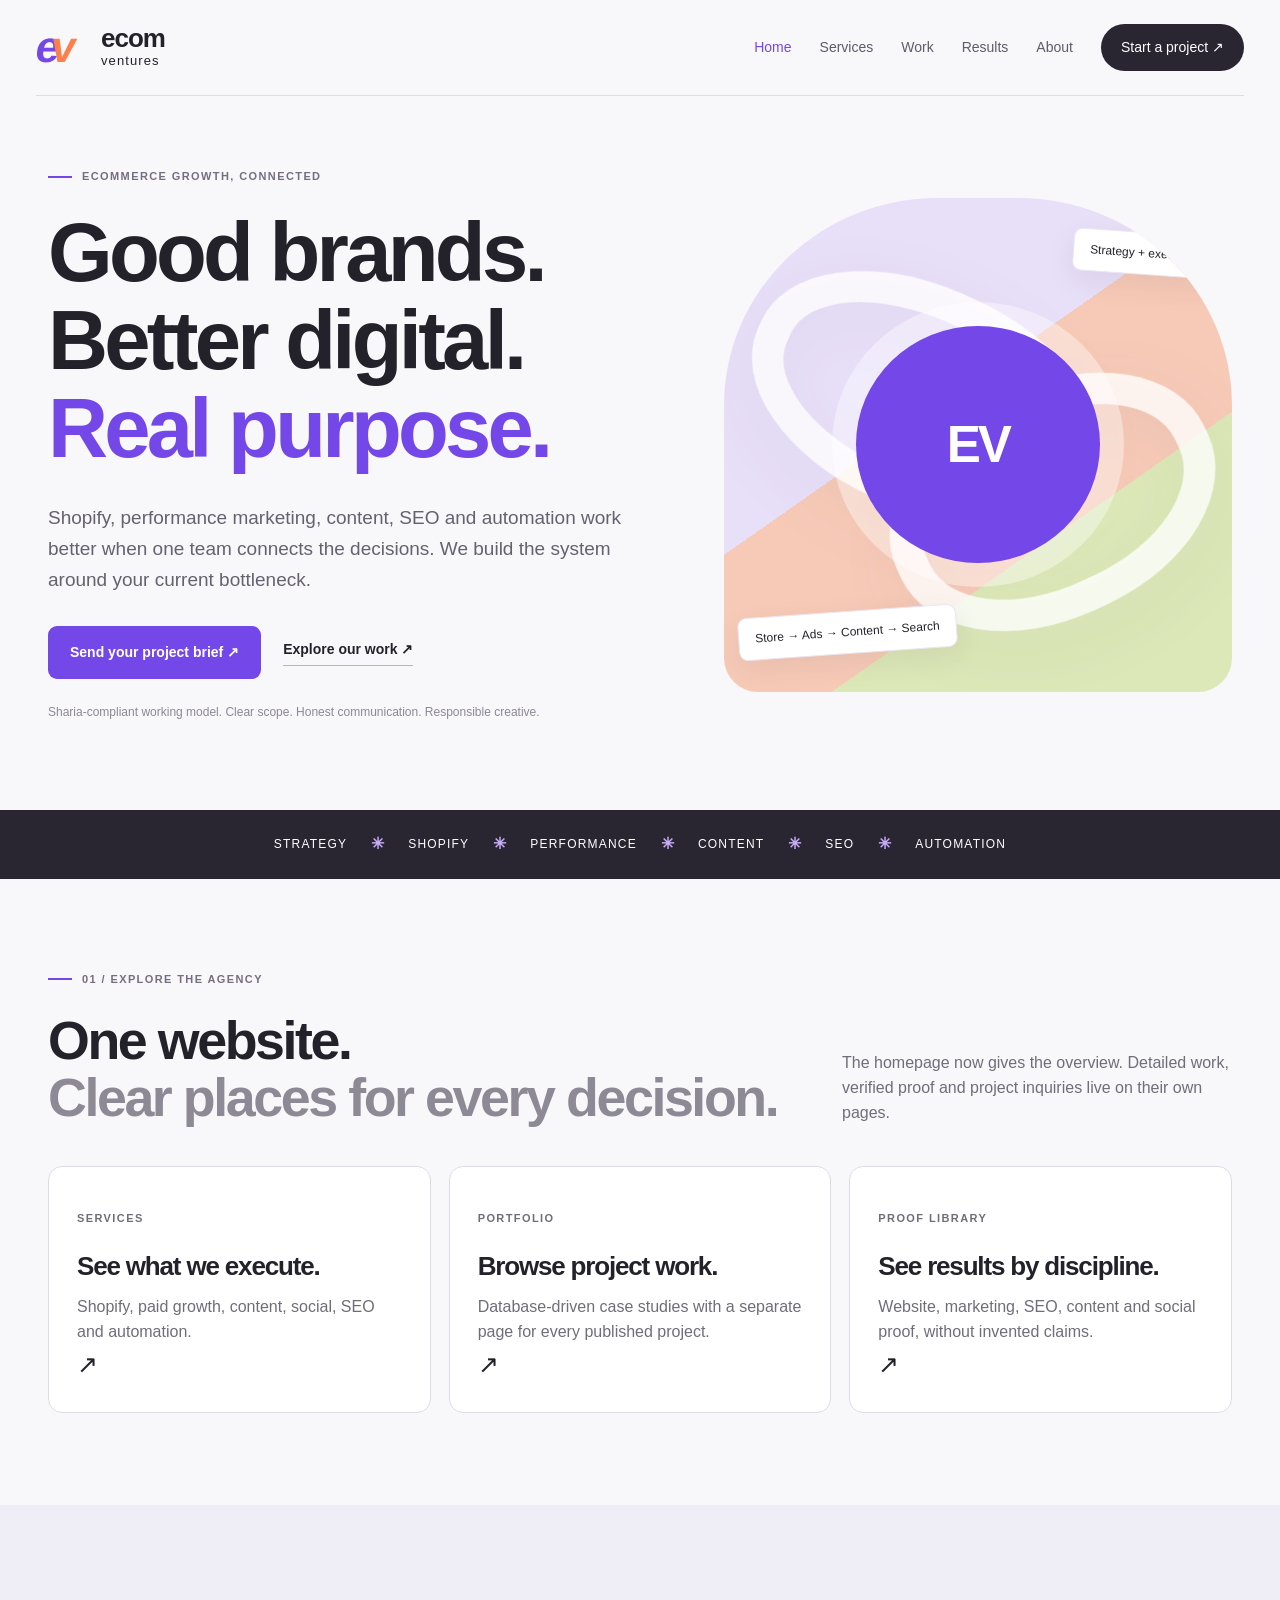
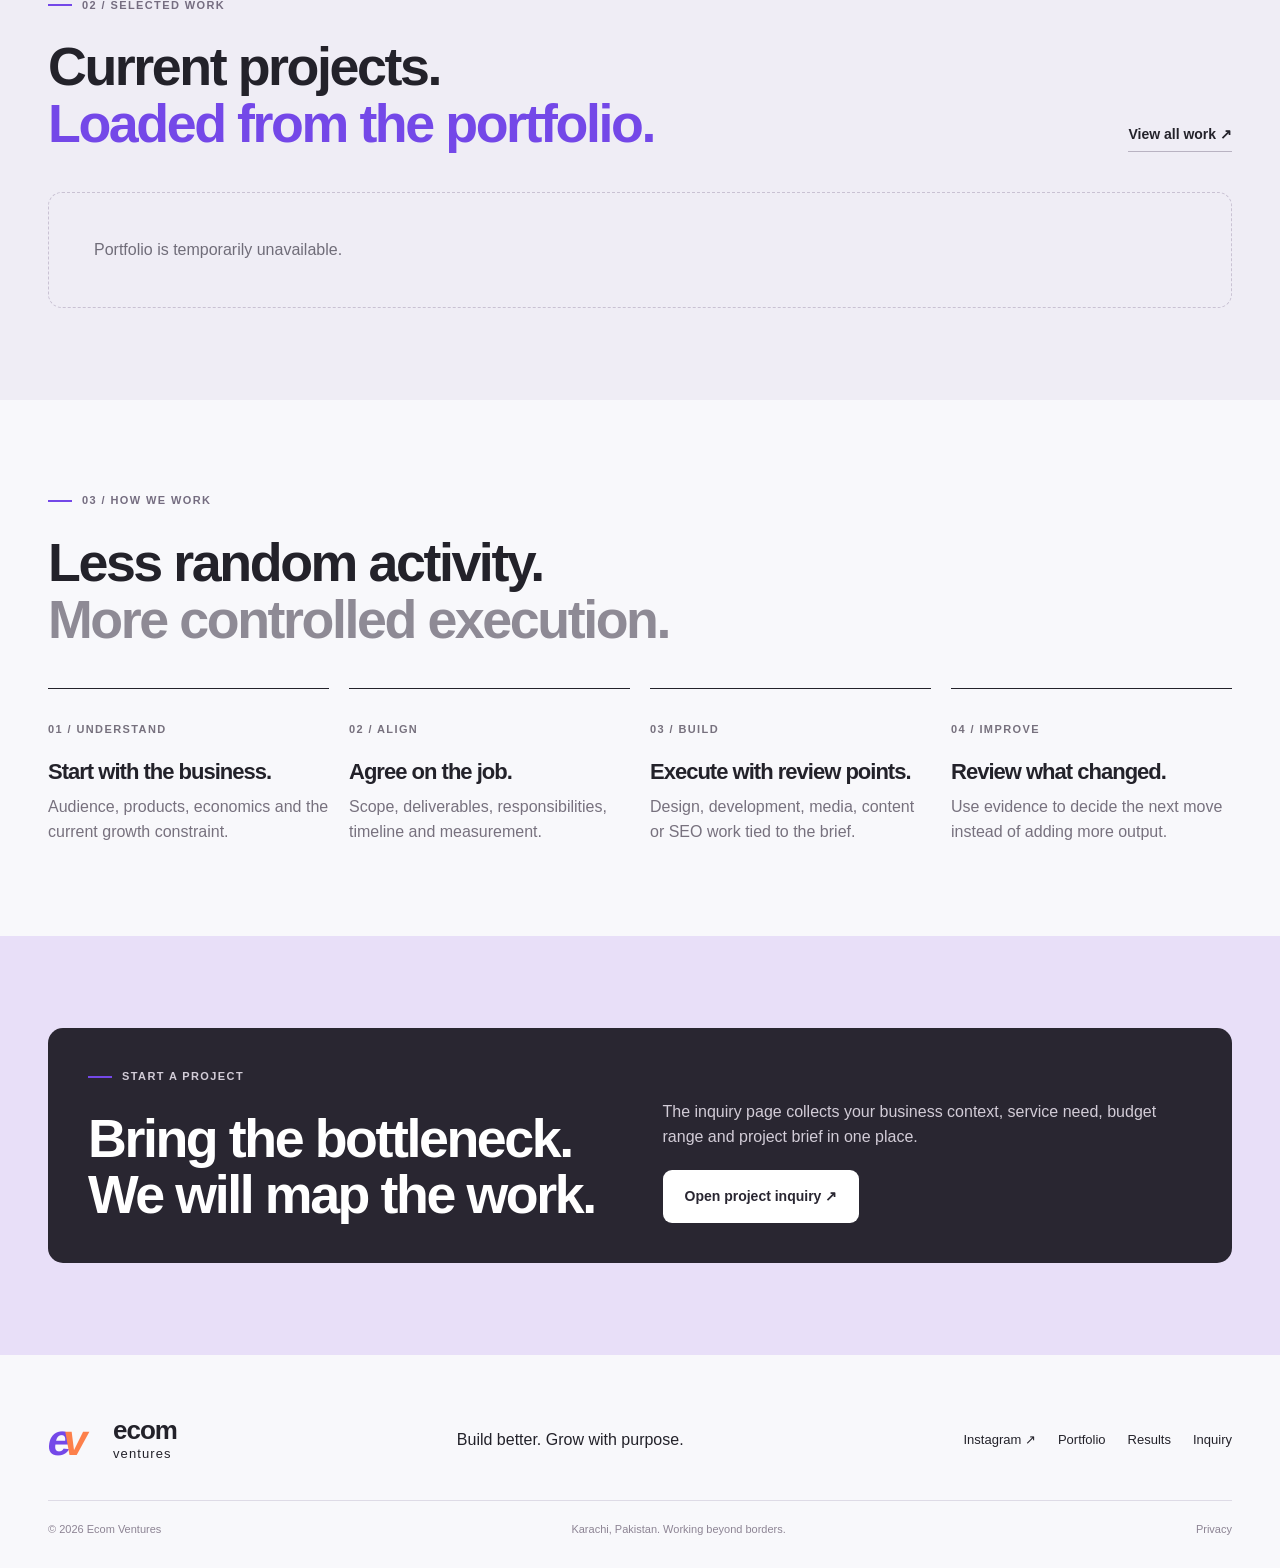
<file: index.html>
<!doctype html><html lang="en"><head><meta charset="UTF-8"><meta name="viewport" content="width=device-width,initial-scale=1"><meta name="theme-color" content="#f8f8fb"><meta name="description" content="Shopify, performance marketing, content, SEO, social media and automation for ecommerce brands."><title>Ecom Ventures | Ecommerce Growth Agency</title><link rel="canonical" href="https://ecom-ventures-studio.vercel.app/"><link rel="stylesheet" href="styles.css"></head><body>
<a class="skip" href="#main">Skip to content</a>
<header class="header">
  <a class="brand" href="index.html" aria-label="Ecom Ventures home"><span class="brand-mark">e<span>v</span></span><span>ecom<span class="brand-sub">ventures</span></span></a>
  <nav id="nav" aria-label="Main navigation">
    <a data-nav="home" href="index.html">Home</a>
    <a data-nav="services" href="services.html">Services</a>
    <a data-nav="work" href="work.html">Work</a>
    <a data-nav="results" href="results.html">Results</a>
    <a data-nav="about" href="about.html">About</a>
    <a data-nav="contact" class="nav-cta" href="contact.html">Start a project ↗</a>
  </nav>
  <button class="menu" aria-label="Open menu" aria-expanded="false" aria-controls="nav">☰</button>
</header>

<main id="main">
<section class="hero wrap">
  <div class="hero-copy">
    <p class="eyebrow">ECOMMERCE GROWTH, CONNECTED</p>
    <h1>Good brands.<br>Better digital.<br><span class="purple">Real purpose.</span></h1>
    <p class="hero-desc">Shopify, performance marketing, content, SEO and automation work better when one team connects the decisions. We build the system around your current bottleneck.</p>
    <div class="hero-actions"><a class="button primary" href="contact.html">Send your project brief ↗</a><a class="text-link" href="work.html">Explore our work ↗</a></div>
    <p class="hero-foot">Sharia-compliant working model. Clear scope. Honest communication. Responsible creative.</p>
  </div>
  <div class="hero-visual" aria-hidden="true">
    <div class="visual-shell"><div class="visual-core">EV</div><span class="floating-label top">Strategy + execution</span><span class="floating-label bottom">Store → Ads → Content → Search</span></div>
  </div>
</section>
<div class="service-strip"><span>STRATEGY</span><b>✳</b><span>SHOPIFY</span><b>✳</b><span>PERFORMANCE</span><b>✳</b><span>CONTENT</span><b>✳</b><span>SEO</span><b>✳</b><span>AUTOMATION</span></div>

<section class="section wrap">
  <div class="section-head"><div><p class="eyebrow">01 / EXPLORE THE AGENCY</p><h2>One website.<br><span class="muted">Clear places for every decision.</span></h2></div><p class="section-intro">The homepage now gives the overview. Detailed work, verified proof and project inquiries live on their own pages.</p></div>
  <div class="link-grid">
    <a class="route-card" href="services.html"><p class="micro">Services</p><h3>See what we execute.</h3><p>Shopify, paid growth, content, social, SEO and automation.</p><span>↗</span></a>
    <a class="route-card" href="work.html"><p class="micro">Portfolio</p><h3>Browse project work.</h3><p>Database-driven case studies with a separate page for every published project.</p><span>↗</span></a>
    <a class="route-card" href="results.html"><p class="micro">Proof library</p><h3>See results by discipline.</h3><p>Website, marketing, SEO, content and social proof, without invented claims.</p><span>↗</span></a>
  </div>
</section>

<section class="section section-alt"><div class="wrap">
  <div class="section-head"><div><p class="eyebrow">02 / SELECTED WORK</p><h2>Current projects.<br><span class="purple">Loaded from the portfolio.</span></h2></div><a class="text-link" href="work.html">View all work ↗</a></div>
  <div id="home-projects" class="portfolio-grid"><div class="empty-state">Loading published work...</div></div>
</div></section>

<section class="section wrap">
  <div class="section-head"><div><p class="eyebrow">03 / HOW WE WORK</p><h2>Less random activity.<br><span class="muted">More controlled execution.</span></h2></div></div>
  <div class="process-grid"><article class="process-card"><p class="micro">01 / Understand</p><h3>Start with the business.</h3><p>Audience, products, economics and the current growth constraint.</p></article><article class="process-card"><p class="micro">02 / Align</p><h3>Agree on the job.</h3><p>Scope, deliverables, responsibilities, timeline and measurement.</p></article><article class="process-card"><p class="micro">03 / Build</p><h3>Execute with review points.</h3><p>Design, development, media, content or SEO work tied to the brief.</p></article><article class="process-card"><p class="micro">04 / Improve</p><h3>Review what changed.</h3><p>Use evidence to decide the next move instead of adding more output.</p></article></div>
</section>

<section class="section section-purple"><div class="wrap"><div class="callout"><div><p class="eyebrow">START A PROJECT</p><h2>Bring the bottleneck.<br>We will map the work.</h2></div><div><p>The inquiry page collects your business context, service need, budget range and project brief in one place.</p><a class="button" href="contact.html">Open project inquiry ↗</a></div></div></div></section>
</main>

<footer class="footer wrap">
  <div class="footer-top">
    <a class="brand" href="index.html"><span class="brand-mark">e<span>v</span></span><span>ecom<span class="brand-sub">ventures</span></span></a>
    <p>Build better. Grow with purpose.</p>
    <div class="footer-links">
      <a href="https://www.instagram.com/ecomventures.pk/" target="_blank" rel="noopener">Instagram ↗</a>
      <a href="work.html">Portfolio</a>
      <a href="results.html">Results</a>
      <a href="contact.html">Inquiry</a>
    </div>
  </div>
  <div class="footer-bottom"><span>© <span id="year">2026</span> Ecom Ventures</span><span>Karachi, Pakistan. Working beyond borders.</span><a href="privacy.html">Privacy</a></div>
</footer>
<script type="module">
import {initShell,api,projectCard} from './site.js'; initShell('home');
const el=document.querySelector('#home-projects');
try{const p=await api('/rest/v1/ev_projects?published=eq.true&select=*&order=sort_order.asc,created_at.desc&limit=2'); el.innerHTML=p.length?p.map(projectCard).join(''):'<div class="empty-state">Published case studies will appear here.</div>'}catch{el.innerHTML='<div class="empty-state">Portfolio is temporarily unavailable.</div>'}
</script></body></html>
</file>
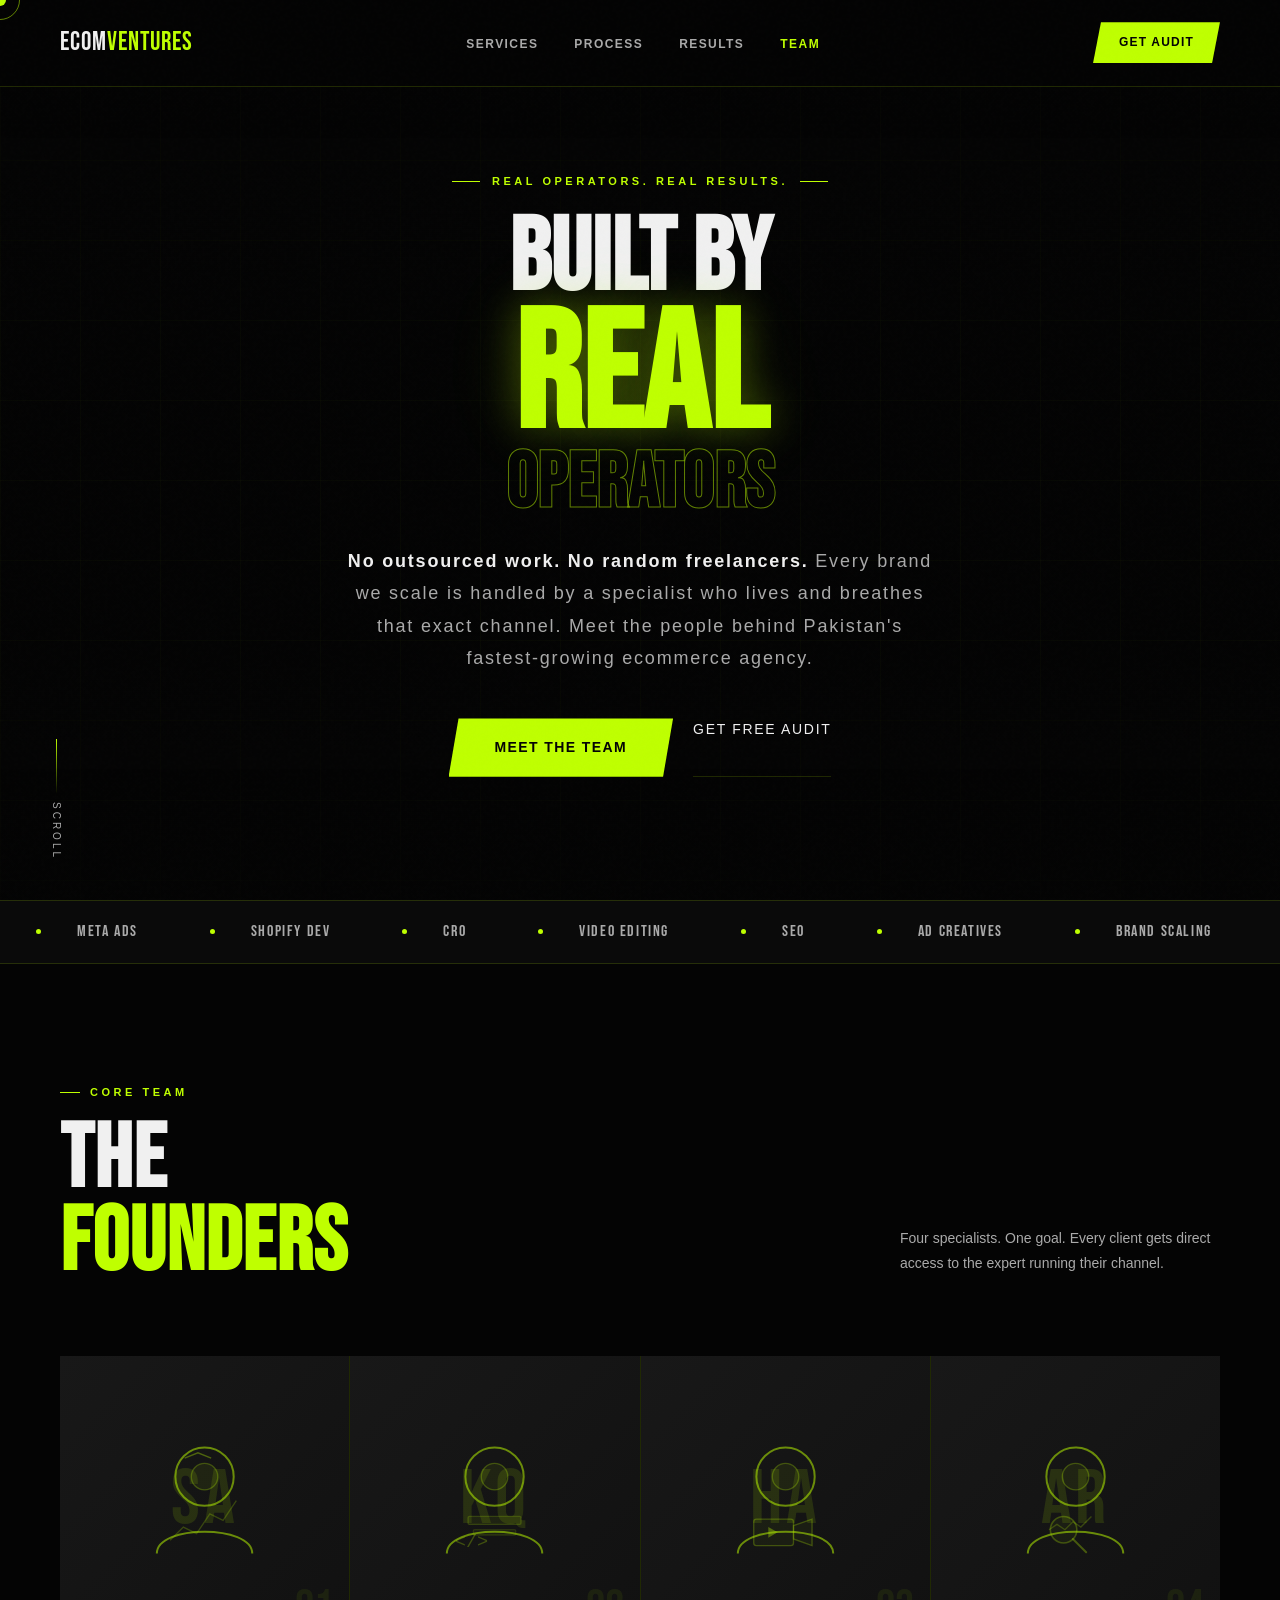
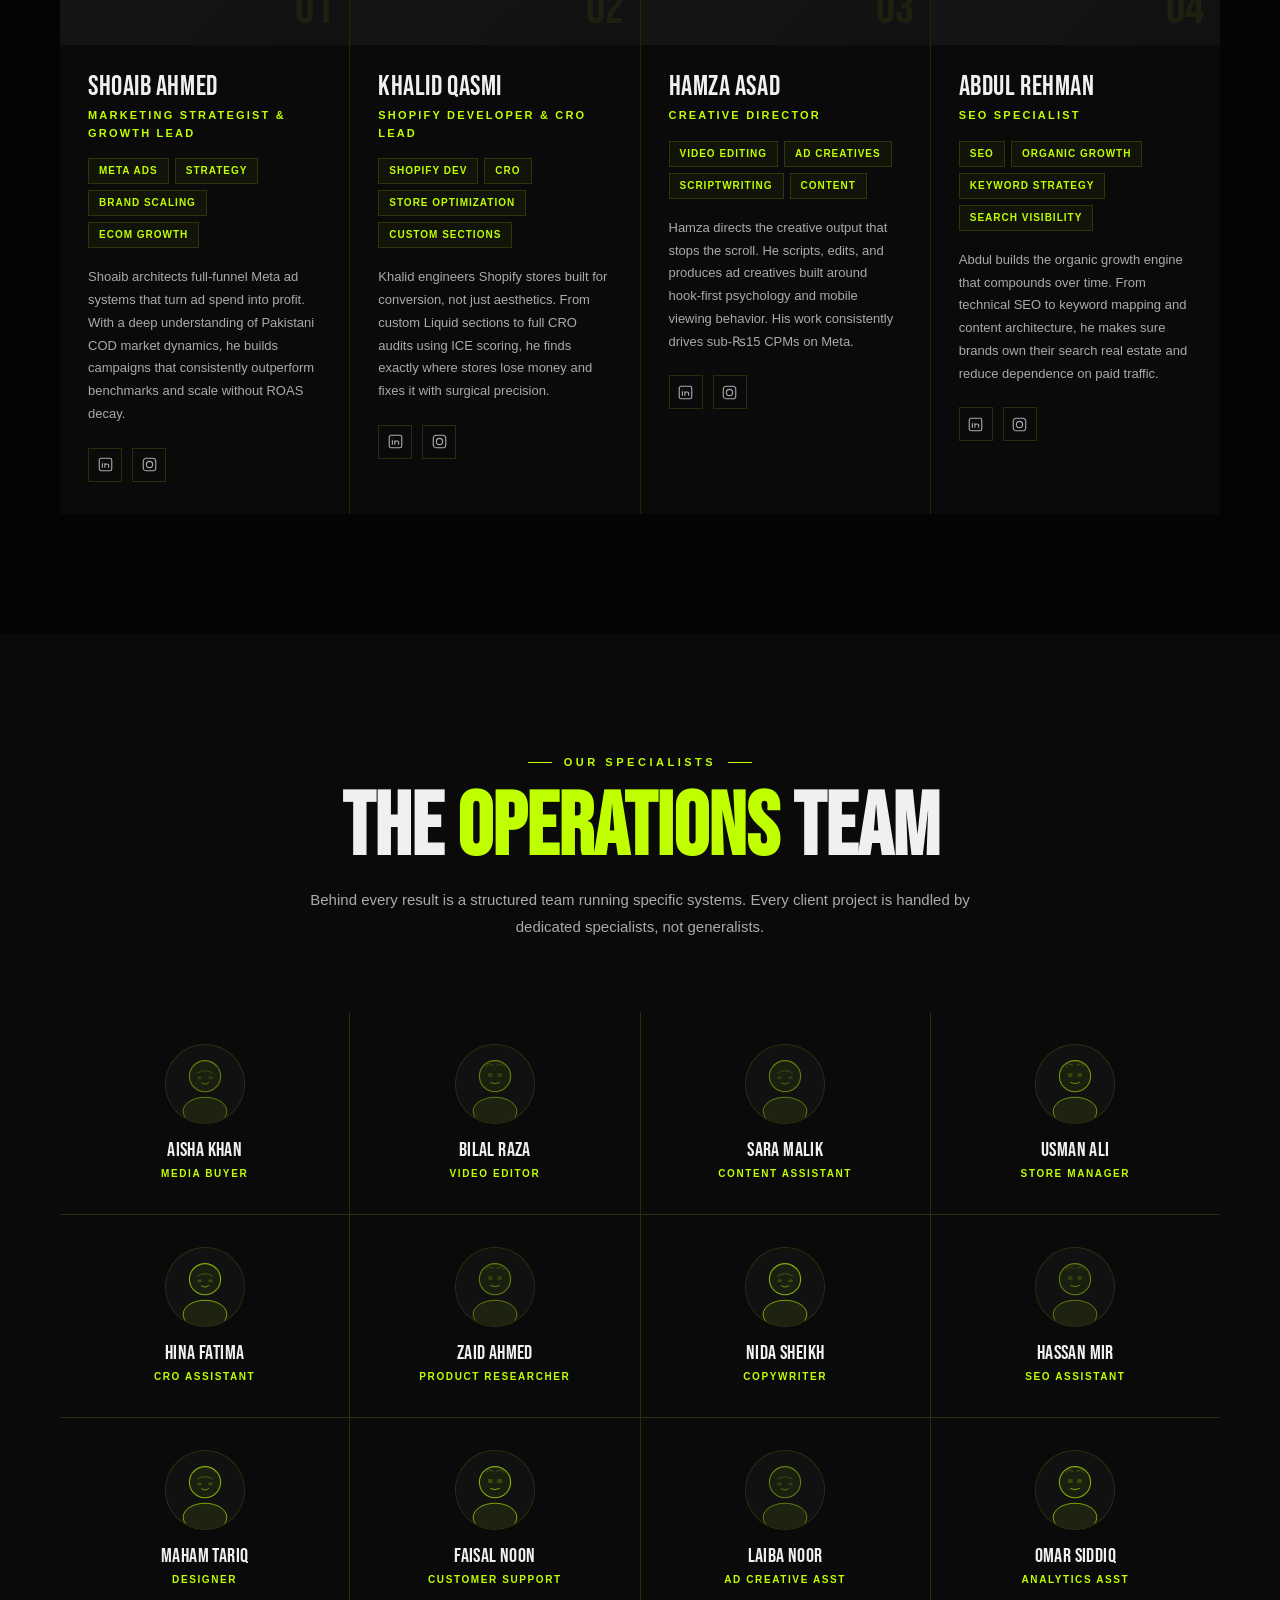
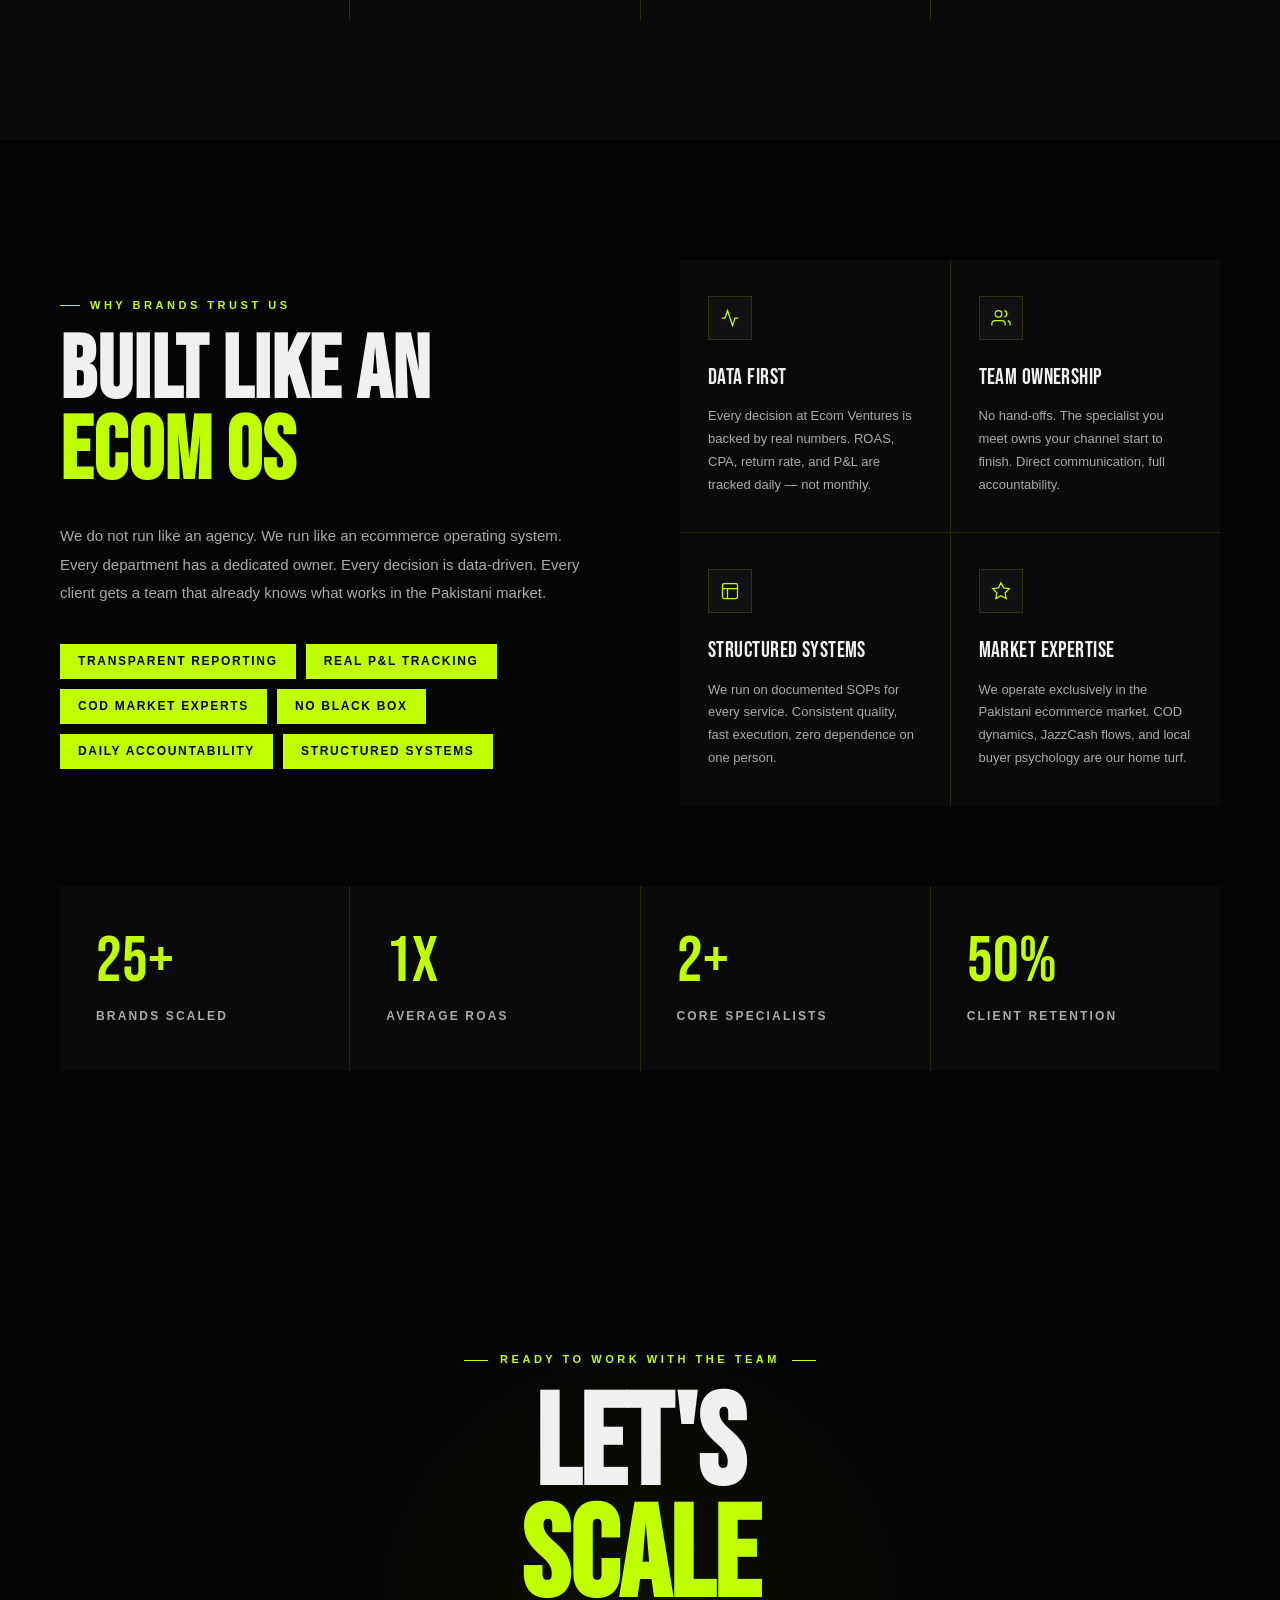
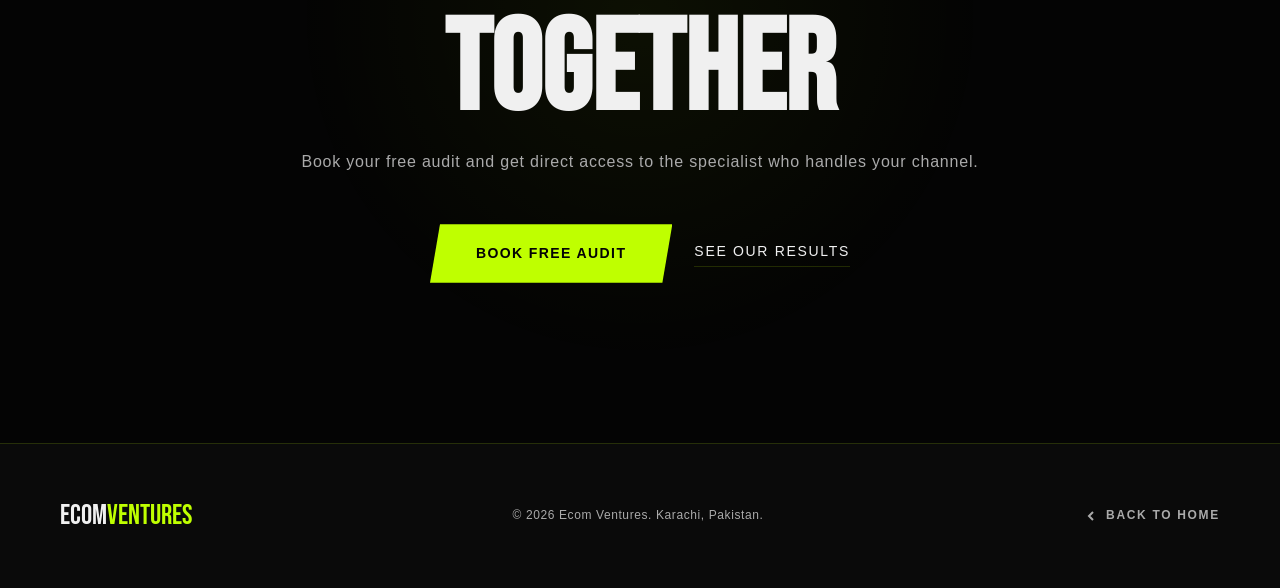
<file: team.html>
<!DOCTYPE html>
<html lang="en">
<head>
<meta charset="UTF-8">
<meta http-equiv="Content-Type" content="text/html; charset=UTF-8">
<meta name="viewport" content="width=device-width, initial-scale=1.0">
<title>The Team — Ecom Ventures</title>
<link rel="preconnect" href="https://fonts.googleapis.com">
<link rel="preconnect" href="https://fonts.gstatic.com" crossorigin>
<link href="https://fonts.googleapis.com/css2?family=Bebas+Neue&family=Cabinet+Grotesk:wght@400;500;700;800&display=swap" rel="stylesheet">
<style>
*,*::before,*::after{box-sizing:border-box;margin:0;padding:0}

:root{
  --lime:#BFFF00;
  --lime-dim:#8FCC00;
  --black:#040404;
  --surface:#0A0A0A;
  --surface2:#111111;
  --surface3:#181818;
  --border:rgba(191,255,0,0.15);
  --text:#F0F0F0;
  --muted:#AAAAAA;
  --font-display:'Bebas Neue',sans-serif;
  --font-body:'Cabinet Grotesk',sans-serif;
}

html{scroll-behavior:smooth}

body{
  background:var(--black);
  color:var(--text);
  font-family:var(--font-body);
  font-size:16px;
  line-height:1.6;
  overflow-x:hidden;
  cursor:none;
}

/* ── CURSOR ── */
.cursor{position:fixed;width:12px;height:12px;background:var(--lime);border-radius:50%;pointer-events:none;z-index:9999;transform:translate(-50%,-50%);transition:width .3s,height .3s;mix-blend-mode:difference}
.cursor-ring{position:fixed;width:40px;height:40px;border:1px solid var(--lime);border-radius:50%;pointer-events:none;z-index:9998;transform:translate(-50%,-50%);transition:width .3s,height .3s,opacity .3s;opacity:.5}

/* ── BG LAYERS ── */
#bg-canvas{position:fixed;inset:0;z-index:0;pointer-events:none;will-change:transform;transform:translateZ(0)}
.video-bg{position:fixed;inset:0;z-index:0;overflow:hidden}
.video-bg video{width:100%;height:100%;object-fit:cover;opacity:.25;transform:translate3d(0,0,0)}
.video-bg::after{content:'';position:absolute;inset:0;background:linear-gradient(to bottom,rgba(4,4,4,.85) 0%,rgba(4,4,4,.6) 40%,rgba(4,4,4,.6) 70%,rgba(4,4,4,.9) 100%)}
.grid-overlay{position:fixed;inset:0;background-image:linear-gradient(rgba(191,255,0,.05) 1px,transparent 1px),linear-gradient(90deg,rgba(191,255,0,.05) 1px,transparent 1px);background-size:80px 80px;pointer-events:none;z-index:0;transform:translateZ(0)}
body::after{content:'';position:fixed;inset:0;background-image:url("data:image/svg+xml,%3Csvg viewBox='0 0 256 256' xmlns='http://www.w3.org/2000/svg'%3E%3Cfilter id='n'%3E%3CfeTurbulence type='fractalNoise' baseFrequency='0.9' numOctaves='4' stitchTiles='stitch'/%3E%3C/filter%3E%3Crect width='100%25' height='100%25' filter='url(%23n)' opacity='0.04'/%3E%3C/svg%3E");pointer-events:none;z-index:9990;opacity:.35}

/* ── NAV ── */
nav{position:fixed;top:0;left:0;right:0;z-index:100;padding:22px 60px;display:flex;align-items:center;justify-content:space-between;background:rgba(4,4,4,.88);backdrop-filter:blur(14px);border-bottom:1px solid var(--border);transition:padding .3s}
nav.scrolled{padding:16px 60px}
.logo{font-family:var(--font-display);font-size:26px;letter-spacing:.04em;color:var(--text);text-decoration:none}
.logo span{color:var(--lime)}
nav ul{display:flex;gap:36px;list-style:none}
nav ul a{font-size:12px;font-weight:700;letter-spacing:.12em;text-transform:uppercase;color:var(--muted);text-decoration:none;transition:color .2s}
nav ul a:hover{color:var(--lime)}
.nav-cta{font-size:12px;font-weight:700;letter-spacing:.1em;text-transform:uppercase;color:var(--black);background:var(--lime);padding:11px 26px;text-decoration:none;transition:background .2s,transform .2s;clip-path:polygon(8px 0%,100% 0%,calc(100% - 8px) 100%,0% 100%)}
.nav-cta:hover{background:#fff;transform:translateY(-2px)}
.nav-hamburger{display:none;flex-direction:column;gap:5px;background:none;border:none;cursor:pointer;padding:4px}
.nav-hamburger span{display:block;width:24px;height:1.5px;background:var(--lime)}
.mobile-menu{display:none;position:fixed;inset:0;background:rgba(4,4,4,.97);backdrop-filter:blur(16px);z-index:9000;flex-direction:column;align-items:center;justify-content:center}
.mobile-menu.open{display:flex}
.mobile-menu ul{list-style:none;display:flex;flex-direction:column;align-items:center;gap:28px;text-align:center}
.mobile-menu ul a{font-family:var(--font-display);font-size:44px;letter-spacing:.05em;color:var(--text);text-decoration:none;transition:color .2s}
.mobile-menu ul a:hover{color:var(--lime)}
.menu-close{position:absolute;top:28px;right:28px;background:none;border:none;color:var(--muted);font-size:22px;cursor:pointer;transition:color .2s}
.menu-close:hover{color:var(--lime)}

/* ── SECTION BASE ── */
section{position:relative;z-index:1}
.reveal{opacity:0;transform:translateY(36px);transition:opacity .7s,transform .7s}
.reveal.visible{opacity:1;transform:translateY(0)}

/* ── SHARED COMPONENTS ── */
.eyebrow{display:flex;align-items:center;gap:12px;font-size:11px;font-weight:700;letter-spacing:.32em;text-transform:uppercase;color:var(--lime);margin-bottom:18px}
.eyebrow::before,.eyebrow::after{content:'';width:24px;height:1px;background:var(--lime);flex-shrink:0}
.eyebrow.left::after{display:none}
.section-tag{font-size:11px;font-weight:700;letter-spacing:.32em;text-transform:uppercase;color:var(--lime);margin-bottom:18px;display:flex;align-items:center;gap:10px}
.section-tag::before{content:'';width:20px;height:1px;background:var(--lime)}

/* ══════════════════════════════════════
   HERO
══════════════════════════════════════ */
.hero{min-height:100vh;display:flex;flex-direction:column;align-items:center;justify-content:center;text-align:center;padding:130px 40px 80px;overflow:hidden}
.hero-inner{max-width:900px;opacity:0;animation:fadeUp .9s .2s forwards}
.hero-eyebrow{display:flex;align-items:center;justify-content:center;gap:12px;font-size:11px;font-weight:700;letter-spacing:.32em;text-transform:uppercase;color:var(--lime);margin-bottom:24px}
.hero-eyebrow::before,.hero-eyebrow::after{content:'';width:28px;height:1px;background:var(--lime);flex-shrink:0}
.hero-h1{font-family:var(--font-display);line-height:.88;letter-spacing:.01em;color:var(--text);margin-bottom:26px}
.hero-h1 .line1{font-size:clamp(52px,8vw,110px);display:block}
.hero-h1 .line2{font-size:clamp(72px,13vw,180px);color:var(--lime);display:block;text-shadow:0 0 40px rgba(191,255,0,.3),0 0 80px rgba(191,255,0,.12)}
.hero-h1 .line3{font-size:clamp(42px,6vw,90px);color:transparent;-webkit-text-stroke:1px rgba(191,255,0,.5);display:block}
.hero-sub{font-size:clamp(14px,1.8vw,18px);font-weight:500;color:var(--muted);letter-spacing:.1em;max-width:600px;margin:0 auto 44px;line-height:1.8}
.hero-sub strong{color:var(--text)}
.hero-scroll{position:absolute;bottom:40px;left:48px;display:flex;flex-direction:column;align-items:center;gap:8px}
.scroll-line{width:1px;height:55px;background:linear-gradient(to bottom,var(--lime),transparent);animation:scrollPulse 2s infinite}
.scroll-lbl{font-size:10px;letter-spacing:.3em;text-transform:uppercase;color:var(--muted);writing-mode:vertical-rl}

/* ══════════════════════════════════════
   MARQUEE STRIP
══════════════════════════════════════ */
.marquee-strip{border-top:1px solid var(--border);border-bottom:1px solid var(--border);padding:18px 0;background:var(--surface);overflow:hidden}
.marquee-track{display:flex;animation:marquee 22s linear infinite;white-space:nowrap}
.mq-item{font-family:var(--font-display);font-size:16px;letter-spacing:.1em;color:var(--muted);padding:0 36px;display:flex;align-items:center;gap:36px;flex-shrink:0}
.mq-dot{width:5px;height:5px;background:var(--lime);border-radius:50%;flex-shrink:0}

/* ══════════════════════════════════════
   FOUNDERS SECTION
══════════════════════════════════════ */
.founders-section{padding:120px 60px}
.founders-header{display:flex;align-items:flex-end;justify-content:space-between;margin-bottom:72px}
.founders-title{font-family:var(--font-display);font-size:clamp(52px,7vw,90px);line-height:.92;letter-spacing:.01em;color:var(--text)}
.founders-title span{color:var(--lime)}
.founders-grid{display:grid;grid-template-columns:repeat(4,1fr);gap:1px;background:var(--border)}

/* FOUNDER CARD */
.founder-card{background:var(--surface);padding:0;position:relative;overflow:hidden;transition:background .3s;cursor:default}
.founder-card:hover{background:var(--surface2)}
.founder-card::before{content:'';position:absolute;top:0;left:0;right:0;height:2px;background:var(--lime);transform:scaleX(0);transform-origin:left;transition:transform .4s}
.founder-card:hover::before{transform:scaleX(1)}
.founder-avatar-wrap{position:relative;width:100%;padding-top:100%;overflow:hidden;background:var(--surface2)}
.founder-avatar-bg{position:absolute;inset:0;display:flex;align-items:center;justify-content:center;background:linear-gradient(135deg,var(--surface3) 0%,var(--surface2) 100%)}
.founder-initials{font-family:var(--font-display);font-size:clamp(48px,6vw,80px);color:rgba(191,255,0,.12);letter-spacing:.05em;transition:color .3s}
.founder-card:hover .founder-initials{color:rgba(191,255,0,.22)}
.founder-avatar-icon{position:absolute;inset:0;display:flex;align-items:center;justify-content:center}
.founder-avatar-icon svg{width:55%;height:55%;opacity:.85}
.founder-number{position:absolute;bottom:12px;right:16px;font-family:var(--font-display);font-size:48px;color:rgba(191,255,0,.07);line-height:1;pointer-events:none;transition:color .3s}
.founder-card:hover .founder-number{color:rgba(191,255,0,.13)}

.founder-info{padding:28px 28px 32px}
.founder-name{font-family:var(--font-display);font-size:28px;letter-spacing:.02em;color:var(--text);line-height:1;margin-bottom:6px}
.founder-role{font-size:11px;font-weight:700;letter-spacing:.2em;text-transform:uppercase;color:var(--lime);margin-bottom:16px}
.founder-tags{display:flex;flex-wrap:wrap;gap:6px;margin-bottom:18px}
.tag{font-size:10px;font-weight:700;letter-spacing:.1em;text-transform:uppercase;color:var(--lime);border:1px solid var(--border);padding:4px 10px;background:rgba(191,255,0,.04);transition:border-color .2s,background .2s}
.founder-card:hover .tag{border-color:rgba(191,255,0,.3);background:rgba(191,255,0,.07)}
.founder-bio{font-size:13px;color:var(--muted);line-height:1.75;margin-bottom:22px}
.founder-socials{display:flex;gap:10px}
.social-btn{width:34px;height:34px;border:1px solid var(--border);display:flex;align-items:center;justify-content:center;text-decoration:none;transition:border-color .2s,background .2s}
.social-btn:hover{border-color:var(--lime);background:rgba(191,255,0,.08)}
.social-btn svg{width:15px;height:15px;stroke:var(--muted);fill:none;stroke-width:1.8;transition:stroke .2s}
.social-btn:hover svg{stroke:var(--lime)}

/* ══════════════════════════════════════
   OPERATIONS TEAM
══════════════════════════════════════ */
.ops-section{padding:120px 60px;background:var(--surface)}
.ops-header{text-align:center;max-width:700px;margin:0 auto 72px}
.ops-title{font-family:var(--font-display);font-size:clamp(50px,7vw,88px);line-height:.92;color:var(--text);margin-bottom:16px}
.ops-title span{color:var(--lime)}
.ops-sub{font-size:15px;color:var(--muted);line-height:1.8}

.ops-grid{display:grid;grid-template-columns:repeat(4,1fr);gap:1px;background:var(--border)}

.ops-card{background:var(--surface);padding:32px 24px;display:flex;flex-direction:column;align-items:center;text-align:center;transition:background .3s;position:relative;overflow:hidden}
.ops-card:hover{background:var(--surface2)}
.ops-card::before{content:'';position:absolute;bottom:0;left:0;right:0;height:2px;background:var(--lime);transform:scaleX(0);transition:transform .4s}
.ops-card:hover::before{transform:scaleX(1)}

/* AVATAR SVG */
.avatar-wrap{width:80px;height:80px;border-radius:50%;border:1px solid var(--border);overflow:hidden;margin-bottom:16px;background:var(--surface2);display:flex;align-items:center;justify-content:center;transition:border-color .3s;flex-shrink:0}
.ops-card:hover .avatar-wrap{border-color:var(--lime)}
.avatar-wrap svg{width:100%;height:100%}

.ops-name{font-family:var(--font-display);font-size:20px;letter-spacing:.02em;color:var(--text);line-height:1;margin-bottom:6px}
.ops-role{font-size:10px;font-weight:700;letter-spacing:.16em;text-transform:uppercase;color:var(--lime)}

/* ══════════════════════════════════════
   CULTURE / TRUST SECTION
══════════════════════════════════════ */
.culture-section{padding:120px 60px}
.culture-inner{display:grid;grid-template-columns:1fr 1fr;gap:80px;align-items:center}
.culture-left{}
.culture-title{font-family:var(--font-display);font-size:clamp(50px,7vw,88px);line-height:.92;letter-spacing:.01em;color:var(--text);margin-bottom:28px}
.culture-title span{color:var(--lime)}
.culture-desc{font-size:15px;color:var(--muted);line-height:1.9;margin-bottom:36px}
.culture-pills{display:flex;flex-wrap:wrap;gap:10px}
.pill{font-size:12px;font-weight:700;letter-spacing:.14em;text-transform:uppercase;color:var(--black);background:var(--lime);padding:8px 18px}

.culture-right{display:grid;grid-template-columns:1fr 1fr;gap:1px;background:var(--border)}
.culture-card{background:var(--surface);padding:36px 28px;position:relative;overflow:hidden;transition:background .3s}
.culture-card:hover{background:var(--surface2)}
.culture-card::before{content:'';position:absolute;top:0;left:0;right:0;height:2px;background:var(--lime);transform:scaleX(0);transform-origin:left;transition:transform .4s}
.culture-card:hover::before{transform:scaleX(1)}
.culture-icon{width:44px;height:44px;border:1px solid var(--border);display:flex;align-items:center;justify-content:center;margin-bottom:20px;background:var(--surface2);transition:border-color .3s,background .3s}
.culture-card:hover .culture-icon{border-color:var(--lime);background:rgba(191,255,0,.08)}
.culture-icon svg{width:20px;height:20px;stroke:var(--lime);fill:none;stroke-width:1.5}
.culture-card-title{font-family:var(--font-display);font-size:22px;letter-spacing:.02em;color:var(--text);margin-bottom:10px}
.culture-card-desc{font-size:13px;color:var(--muted);line-height:1.75}

/* STATS ROW */
.stats-row{display:grid;grid-template-columns:repeat(4,1fr);gap:1px;background:var(--border);margin-top:80px}
.stat-box{background:var(--surface);padding:44px 36px;transition:background .3s}
.stat-box:hover{background:var(--surface2)}
.stat-num{font-family:var(--font-display);font-size:64px;color:var(--lime);line-height:1;display:block;margin-bottom:8px}
.stat-lbl{font-size:12px;font-weight:700;letter-spacing:.18em;text-transform:uppercase;color:var(--muted)}

/* ══════════════════════════════════════
   CTA SECTION
══════════════════════════════════════ */
.cta-section{padding:160px 60px;text-align:center;position:relative;overflow:hidden}
.cta-section::before{content:'';position:absolute;top:50%;left:50%;transform:translate(-50%,-50%);width:700px;height:700px;background:radial-gradient(circle,rgba(191,255,0,.05) 0%,transparent 70%);pointer-events:none}
.cta-eyebrow{font-size:11px;font-weight:700;letter-spacing:.32em;text-transform:uppercase;color:var(--lime);margin-bottom:22px;display:flex;align-items:center;justify-content:center;gap:12px}
.cta-eyebrow::before,.cta-eyebrow::after{content:'';width:24px;height:1px;background:var(--lime)}
.cta-title{font-family:var(--font-display);font-size:clamp(58px,10vw,130px);line-height:.88;color:var(--text);margin-bottom:20px}
.cta-title span{color:var(--lime)}
.cta-sub{font-size:16px;color:var(--muted);margin-bottom:50px;letter-spacing:.05em}
.cta-btns{display:flex;gap:22px;justify-content:center;align-items:center;flex-wrap:wrap}
.btn-primary{display:inline-block;font-family:var(--font-body);font-size:14px;font-weight:700;letter-spacing:.1em;text-transform:uppercase;color:var(--black);background:var(--lime);padding:18px 46px;text-decoration:none;clip-path:polygon(10px 0%,100% 0%,calc(100% - 10px) 100%,0% 100%);transition:background .2s,transform .2s}
.btn-primary:hover{background:#fff;transform:translateY(-3px)}
.btn-ghost{display:inline-block;font-size:14px;font-weight:500;letter-spacing:.12em;text-transform:uppercase;color:var(--text);text-decoration:none;border-bottom:1px solid var(--border);padding-bottom:4px;transition:color .2s,border-color .2s}
.btn-ghost:hover{color:var(--lime);border-color:var(--lime)}

/* ══════════════════════════════════════
   FOOTER
══════════════════════════════════════ */
footer{border-top:1px solid var(--border);padding:50px 60px;display:flex;align-items:center;justify-content:space-between;background:var(--surface)}
.footer-logo{font-family:var(--font-display);font-size:28px;color:var(--text);text-decoration:none}
.footer-logo span{color:var(--lime)}
.footer-copy{font-size:12px;color:var(--muted);letter-spacing:.05em}
.footer-back{display:flex;align-items:center;gap:8px;font-size:12px;font-weight:700;letter-spacing:.14em;text-transform:uppercase;color:var(--muted);text-decoration:none;transition:color .2s}
.footer-back:hover{color:var(--lime)}
.footer-back svg{width:14px;height:14px;stroke:currentColor;fill:none;stroke-width:2}

/* ══════════════════════════════════════
   ANIMATIONS
══════════════════════════════════════ */
@keyframes fadeUp{from{opacity:0;transform:translateY(36px)}to{opacity:1;transform:translateY(0)}}
@keyframes marquee{from{transform:translateX(0)}to{transform:translateX(-50%)}}
@keyframes scrollPulse{0%,100%{opacity:1;transform:scaleY(1)}50%{opacity:.3;transform:scaleY(.6)}}
@keyframes floatY{0%,100%{transform:translateY(0)}50%{transform:translateY(-8px)}}
@keyframes glowPulse{0%,100%{filter:drop-shadow(0 0 4px rgba(191,255,0,.3))}50%{filter:drop-shadow(0 0 12px rgba(191,255,0,.7))}}

/* ══════════════════════════════════════
   MOBILE
══════════════════════════════════════ */
@media(max-width:1100px){
  .founders-grid{grid-template-columns:1fr 1fr}
  .ops-grid{grid-template-columns:repeat(3,1fr)}
}
@media(max-width:768px){
  body{cursor:auto}
  .cursor,.cursor-ring{display:none}
  nav{padding:16px 20px}
  nav ul{display:none}
  .nav-hamburger{display:flex}
  .hero{padding:100px 20px 60px;min-height:100svh}
  .hero-h1 .line1{font-size:clamp(40px,12vw,72px)}
  .hero-h1 .line2{font-size:clamp(60px,18vw,110px)}
  .hero-h1 .line3{font-size:clamp(32px,10vw,60px)}
  .hero-scroll{display:none}
  .founders-section{padding:70px 20px}
  .founders-header{flex-direction:column;align-items:flex-start;gap:16px;margin-bottom:44px}
  .founders-grid{grid-template-columns:1fr}
  .founder-avatar-wrap{padding-top:70%}
  .ops-section{padding:70px 20px}
  .ops-grid{grid-template-columns:repeat(2,1fr)}
  .culture-section{padding:70px 20px}
  .culture-inner{grid-template-columns:1fr;gap:48px}
  .culture-right{grid-template-columns:1fr}
  .stats-row{grid-template-columns:1fr 1fr}
  .cta-section{padding:90px 20px}
  .cta-title{font-size:clamp(52px,14vw,90px)}
  .cta-btns{flex-direction:column;align-items:center;gap:14px}
  .btn-primary{width:100%;max-width:340px;text-align:center}
  footer{flex-direction:column;gap:16px;text-align:center;padding:36px 20px}
  nav.scrolled{padding:14px 20px}
}
@media(max-width:480px){
  .ops-grid{grid-template-columns:repeat(2,1fr)}
  .stats-row{grid-template-columns:1fr}
  .founders-section,.ops-section,.culture-section{padding:56px 16px}
}
</style>
</head>
<body>

<div class="cursor" id="cursor"></div>
<div class="cursor-ring" id="cursor-ring"></div>
<div class="grid-overlay"></div>
<canvas id="bg-canvas"></canvas>
<div class="video-bg">
  <video autoplay muted loop playsinline>
    <source src="https://d8j0ntlcm91z4.cloudfront.net/user_38xzZboKViGWJOttwIXH07lWA1P/hf_20260511_131941_d136af49-e243-493a-be14-6ff3f24e09e6.mp4" type="video/mp4">
  </video>
</div>

<!-- NAV -->
<nav id="main-nav">
  <a href="index.html" class="logo">ECOM<span>VENTURES</span></a>
  <ul>
    <li><a href="index.html#services">Services</a></li>
    <li><a href="index.html#process">Process</a></li>
    <li><a href="index.html#results">Results</a></li>
    <li><a href="team.html" style="color:var(--lime)">Team</a></li>
  </ul>
  <div style="display:flex;align-items:center;gap:14px">
    <a href="audit.html" class="nav-cta">Get Audit</a>
    <button class="nav-hamburger" id="hamburger"><span></span><span></span><span></span></button>
  </div>
</nav>
<div class="mobile-menu" id="mobile-menu">
  <button class="menu-close" id="menu-close">&#10005;</button>
  <ul>
    <li><a href="index.html#services">Services</a></li>
    <li><a href="index.html#process">Process</a></li>
    <li><a href="index.html#results">Results</a></li>
    <li><a href="team.html">Team</a></li>
    <li><a href="audit.html" class="nav-cta" style="display:inline-block;margin-top:8px">Get Audit</a></li>
  </ul>
</div>

<!-- ══ SECTION 1: HERO ══ -->
<section class="hero" id="home">
  <div class="hero-inner">
    <div class="hero-eyebrow">Real Operators. Real Results.</div>
    <h1 class="hero-h1">
      <span class="line1">Built By</span>
      <span class="line2">REAL</span>
      <span class="line3">OPERATORS</span>
    </h1>
    <p class="hero-sub">
      <strong>No outsourced work. No random freelancers.</strong> Every brand we scale is handled by a specialist who lives and breathes that exact channel. Meet the people behind Pakistan's fastest-growing ecommerce agency.
    </p>
    <div style="display:flex;gap:20px;justify-content:center;flex-wrap:wrap">
      <a href="#founders" class="btn-primary">Meet The Team</a>
      <a href="audit.html" class="btn-ghost">Get Free Audit</a>
    </div>
  </div>
  <div class="hero-scroll">
    <div class="scroll-line"></div>
    <span class="scroll-lbl">Scroll</span>
  </div>
</section>

<!-- MARQUEE -->
<div class="marquee-strip">
  <div class="marquee-track">
    <div class="mq-item"><span class="mq-dot"></span>META ADS</div>
    <div class="mq-item"><span class="mq-dot"></span>SHOPIFY DEV</div>
    <div class="mq-item"><span class="mq-dot"></span>CRO</div>
    <div class="mq-item"><span class="mq-dot"></span>VIDEO EDITING</div>
    <div class="mq-item"><span class="mq-dot"></span>SEO</div>
    <div class="mq-item"><span class="mq-dot"></span>AD CREATIVES</div>
    <div class="mq-item"><span class="mq-dot"></span>BRAND SCALING</div>
    <div class="mq-item"><span class="mq-dot"></span>CONTENT DIRECTION</div>
    <div class="mq-item"><span class="mq-dot"></span>META ADS</div>
    <div class="mq-item"><span class="mq-dot"></span>SHOPIFY DEV</div>
    <div class="mq-item"><span class="mq-dot"></span>CRO</div>
    <div class="mq-item"><span class="mq-dot"></span>VIDEO EDITING</div>
    <div class="mq-item"><span class="mq-dot"></span>SEO</div>
    <div class="mq-item"><span class="mq-dot"></span>AD CREATIVES</div>
    <div class="mq-item"><span class="mq-dot"></span>BRAND SCALING</div>
    <div class="mq-item"><span class="mq-dot"></span>CONTENT DIRECTION</div>
  </div>
</div>

<!-- ══ SECTION 2: FOUNDERS ══ -->
<section class="founders-section" id="founders">
  <div class="founders-header reveal">
    <div>
      <div class="section-tag">Core Team</div>
      <h2 class="founders-title">THE<br><span>FOUNDERS</span></h2>
    </div>
    <p style="max-width:320px;font-size:14px;color:var(--muted);line-height:1.8;margin-bottom:8px">Four specialists. One goal. Every client gets direct access to the expert running their channel.</p>
  </div>

  <div class="founders-grid">

    <!-- SHOAIB -->
    <div class="founder-card reveal">
      <div class="founder-avatar-wrap">
        <div class="founder-avatar-bg">
          <span class="founder-initials">SA</span>
        </div>
        <div class="founder-avatar-icon">
          <svg viewBox="0 0 120 120" fill="none" xmlns="http://www.w3.org/2000/svg">
            <circle cx="60" cy="42" r="22" stroke="rgba(191,255,0,0.6)" stroke-width="1.5"/>
            <path d="M24 100 C24 78 96 78 96 100" stroke="rgba(191,255,0,0.6)" stroke-width="1.5"/>
            <circle cx="60" cy="42" r="10" fill="rgba(191,255,0,0.08)" stroke="rgba(191,255,0,0.3)" stroke-width="1"/>
            <path d="M45 28 L55 24 L65 28" stroke="rgba(191,255,0,0.4)" stroke-width="1" fill="none"/>
            <!-- growth chart subtle -->
            <polyline points="34,90 44,80 54,85 64,70 74,75 84,60" stroke="rgba(191,255,0,0.25)" stroke-width="1" fill="none"/>
          </svg>
        </div>
        <span class="founder-number">01</span>
      </div>
      <div class="founder-info">
        <div class="founder-name">Shoaib Ahmed</div>
        <div class="founder-role">Marketing Strategist &amp; Growth Lead</div>
        <div class="founder-tags">
          <span class="tag">Meta Ads</span>
          <span class="tag">Strategy</span>
          <span class="tag">Brand Scaling</span>
          <span class="tag">Ecom Growth</span>
        </div>
        <p class="founder-bio">Shoaib architects full-funnel Meta ad systems that turn ad spend into profit. With a deep understanding of Pakistani COD market dynamics, he builds campaigns that consistently outperform benchmarks and scale without ROAS decay.</p>
        <div class="founder-socials">
          <a href="#" class="social-btn" target="_blank" rel="noopener" title="LinkedIn">
            <svg viewBox="0 0 24 24"><rect x="2" y="2" width="20" height="20" rx="3"/><line x1="7" y1="10" x2="7" y2="17"/><line x1="7" y1="7" x2="7" y2="7.5"/><path d="M11 17v-7m0 3c0-2 6-3 6 0v4"/></svg>
          </a>
          <a href="#" class="social-btn" target="_blank" rel="noopener" title="Instagram">
            <svg viewBox="0 0 24 24"><rect x="2" y="2" width="20" height="20" rx="5"/><circle cx="12" cy="12" r="5"/><circle cx="17.5" cy="6.5" r="1" fill="currentColor" stroke="none"/></svg>
          </a>
        </div>
      </div>
    </div>

    <!-- KHALID -->
    <div class="founder-card reveal">
      <div class="founder-avatar-wrap">
        <div class="founder-avatar-bg">
          <span class="founder-initials">KQ</span>
        </div>
        <div class="founder-avatar-icon">
          <svg viewBox="0 0 120 120" fill="none" xmlns="http://www.w3.org/2000/svg">
            <circle cx="60" cy="42" r="22" stroke="rgba(191,255,0,0.6)" stroke-width="1.5"/>
            <path d="M24 100 C24 78 96 78 96 100" stroke="rgba(191,255,0,0.6)" stroke-width="1.5"/>
            <circle cx="60" cy="42" r="10" fill="rgba(191,255,0,0.08)" stroke="rgba(191,255,0,0.3)" stroke-width="1"/>
            <!-- code brackets -->
            <text x="30" y="95" font-size="14" fill="rgba(191,255,0,0.3)" font-family="monospace">&lt;/&gt;</text>
            <rect x="40" y="72" width="40" height="6" rx="1" fill="rgba(191,255,0,0.08)" stroke="rgba(191,255,0,0.2)" stroke-width="1"/>
            <rect x="44" y="82" width="32" height="4" rx="1" fill="rgba(191,255,0,0.05)" stroke="rgba(191,255,0,0.15)" stroke-width="1"/>
          </svg>
        </div>
        <span class="founder-number">02</span>
      </div>
      <div class="founder-info">
        <div class="founder-name">Khalid Qasmi</div>
        <div class="founder-role">Shopify Developer &amp; CRO Lead</div>
        <div class="founder-tags">
          <span class="tag">Shopify Dev</span>
          <span class="tag">CRO</span>
          <span class="tag">Store Optimization</span>
          <span class="tag">Custom Sections</span>
        </div>
        <p class="founder-bio">Khalid engineers Shopify stores built for conversion, not just aesthetics. From custom Liquid sections to full CRO audits using ICE scoring, he finds exactly where stores lose money and fixes it with surgical precision.</p>
        <div class="founder-socials">
          <a href="#" class="social-btn" target="_blank" rel="noopener" title="LinkedIn">
            <svg viewBox="0 0 24 24"><rect x="2" y="2" width="20" height="20" rx="3"/><line x1="7" y1="10" x2="7" y2="17"/><line x1="7" y1="7" x2="7" y2="7.5"/><path d="M11 17v-7m0 3c0-2 6-3 6 0v4"/></svg>
          </a>
          <a href="#" class="social-btn" target="_blank" rel="noopener" title="Instagram">
            <svg viewBox="0 0 24 24"><rect x="2" y="2" width="20" height="20" rx="5"/><circle cx="12" cy="12" r="5"/><circle cx="17.5" cy="6.5" r="1" fill="currentColor" stroke="none"/></svg>
          </a>
        </div>
      </div>
    </div>

    <!-- HAMZA -->
    <div class="founder-card reveal">
      <div class="founder-avatar-wrap">
        <div class="founder-avatar-bg">
          <span class="founder-initials">HA</span>
        </div>
        <div class="founder-avatar-icon">
          <svg viewBox="0 0 120 120" fill="none" xmlns="http://www.w3.org/2000/svg">
            <circle cx="60" cy="42" r="22" stroke="rgba(191,255,0,0.6)" stroke-width="1.5"/>
            <path d="M24 100 C24 78 96 78 96 100" stroke="rgba(191,255,0,0.6)" stroke-width="1.5"/>
            <circle cx="60" cy="42" r="10" fill="rgba(191,255,0,0.08)" stroke="rgba(191,255,0,0.3)" stroke-width="1"/>
            <!-- camera / play -->
            <rect x="36" y="74" width="30" height="20" rx="2" stroke="rgba(191,255,0,0.3)" stroke-width="1" fill="rgba(191,255,0,0.05)"/>
            <path d="M66 79 L80 74 L80 94 L66 89 Z" stroke="rgba(191,255,0,0.3)" stroke-width="1" fill="rgba(191,255,0,0.05)"/>
            <polygon points="47,80 47,88 54,84" fill="rgba(191,255,0,0.4)"/>
          </svg>
        </div>
        <span class="founder-number">03</span>
      </div>
      <div class="founder-info">
        <div class="founder-name">Hamza Asad</div>
        <div class="founder-role">Creative Director</div>
        <div class="founder-tags">
          <span class="tag">Video Editing</span>
          <span class="tag">Ad Creatives</span>
          <span class="tag">Scriptwriting</span>
          <span class="tag">Content</span>
        </div>
        <p class="founder-bio">Hamza directs the creative output that stops the scroll. He scripts, edits, and produces ad creatives built around hook-first psychology and mobile viewing behavior. His work consistently drives sub-₨15 CPMs on Meta.</p>
        <div class="founder-socials">
          <a href="#" class="social-btn" target="_blank" rel="noopener" title="LinkedIn">
            <svg viewBox="0 0 24 24"><rect x="2" y="2" width="20" height="20" rx="3"/><line x1="7" y1="10" x2="7" y2="17"/><line x1="7" y1="7" x2="7" y2="7.5"/><path d="M11 17v-7m0 3c0-2 6-3 6 0v4"/></svg>
          </a>
          <a href="#" class="social-btn" target="_blank" rel="noopener" title="Instagram">
            <svg viewBox="0 0 24 24"><rect x="2" y="2" width="20" height="20" rx="5"/><circle cx="12" cy="12" r="5"/><circle cx="17.5" cy="6.5" r="1" fill="currentColor" stroke="none"/></svg>
          </a>
        </div>
      </div>
    </div>

    <!-- ABDUL REHMAN -->
    <div class="founder-card reveal">
      <div class="founder-avatar-wrap">
        <div class="founder-avatar-bg">
          <span class="founder-initials">AR</span>
        </div>
        <div class="founder-avatar-icon">
          <svg viewBox="0 0 120 120" fill="none" xmlns="http://www.w3.org/2000/svg">
            <circle cx="60" cy="42" r="22" stroke="rgba(191,255,0,0.6)" stroke-width="1.5"/>
            <path d="M24 100 C24 78 96 78 96 100" stroke="rgba(191,255,0,0.6)" stroke-width="1.5"/>
            <circle cx="60" cy="42" r="10" fill="rgba(191,255,0,0.08)" stroke="rgba(191,255,0,0.3)" stroke-width="1"/>
            <!-- search / SEO -->
            <circle cx="51" cy="82" r="10" stroke="rgba(191,255,0,0.3)" stroke-width="1.2" fill="rgba(191,255,0,0.05)"/>
            <line x1="58" y1="89" x2="68" y2="99" stroke="rgba(191,255,0,0.35)" stroke-width="1.5" stroke-linecap="round"/>
            <polyline points="40,82 46,78 52,82 58,76 64,80 72,72" stroke="rgba(191,255,0,0.25)" stroke-width="1" fill="none"/>
          </svg>
        </div>
        <span class="founder-number">04</span>
      </div>
      <div class="founder-info">
        <div class="founder-name">Abdul Rehman</div>
        <div class="founder-role">SEO Specialist</div>
        <div class="founder-tags">
          <span class="tag">SEO</span>
          <span class="tag">Organic Growth</span>
          <span class="tag">Keyword Strategy</span>
          <span class="tag">Search Visibility</span>
        </div>
        <p class="founder-bio">Abdul builds the organic growth engine that compounds over time. From technical SEO to keyword mapping and content architecture, he makes sure brands own their search real estate and reduce dependence on paid traffic.</p>
        <div class="founder-socials">
          <a href="#" class="social-btn" target="_blank" rel="noopener" title="LinkedIn">
            <svg viewBox="0 0 24 24"><rect x="2" y="2" width="20" height="20" rx="3"/><line x1="7" y1="10" x2="7" y2="17"/><line x1="7" y1="7" x2="7" y2="7.5"/><path d="M11 17v-7m0 3c0-2 6-3 6 0v4"/></svg>
          </a>
          <a href="#" class="social-btn" target="_blank" rel="noopener" title="Instagram">
            <svg viewBox="0 0 24 24"><rect x="2" y="2" width="20" height="20" rx="5"/><circle cx="12" cy="12" r="5"/><circle cx="17.5" cy="6.5" r="1" fill="currentColor" stroke="none"/></svg>
          </a>
        </div>
      </div>
    </div>

  </div>
</section>

<!-- ══ SECTION 3: OPERATIONS TEAM ══ -->
<section class="ops-section" id="team">
  <div class="ops-header reveal">
    <div class="eyebrow" style="justify-content:center">Our Specialists</div>
    <h2 class="ops-title">THE <span>OPERATIONS</span> TEAM</h2>
    <p class="ops-sub">Behind every result is a structured team running specific systems. Every client project is handled by dedicated specialists, not generalists.</p>
  </div>

  <div class="ops-grid" id="ops-grid">
    <!-- Cards injected by JS -->
  </div>
</section>

<!-- ══ SECTION 4: CULTURE / TRUST ══ -->
<section class="culture-section" id="culture">

  <div class="culture-inner">
    <div class="culture-left reveal">
      <div class="section-tag">Why Brands Trust Us</div>
      <h2 class="culture-title">BUILT LIKE AN<br><span>ECOM OS</span></h2>
      <p class="culture-desc">We do not run like an agency. We run like an ecommerce operating system. Every department has a dedicated owner. Every decision is data-driven. Every client gets a team that already knows what works in the Pakistani market.</p>
      <div class="culture-pills">
        <span class="pill">Transparent Reporting</span>
        <span class="pill">Real P&amp;L Tracking</span>
        <span class="pill">COD Market Experts</span>
        <span class="pill">No Black Box</span>
        <span class="pill">Daily Accountability</span>
        <span class="pill">Structured Systems</span>
      </div>
    </div>
    <div class="culture-right reveal">
      <div class="culture-card">
        <div class="culture-icon"><svg viewBox="0 0 24 24"><polyline points="22 12 18 12 15 21 9 3 6 12 2 12"/></svg></div>
        <div class="culture-card-title">Data First</div>
        <p class="culture-card-desc">Every decision at Ecom Ventures is backed by real numbers. ROAS, CPA, return rate, and P&amp;L are tracked daily — not monthly.</p>
      </div>
      <div class="culture-card">
        <div class="culture-icon"><svg viewBox="0 0 24 24"><path d="M17 21v-2a4 4 0 0 0-4-4H5a4 4 0 0 0-4 4v2"/><circle cx="9" cy="7" r="4"/><path d="M23 21v-2a4 4 0 0 0-3-3.87"/><path d="M16 3.13a4 4 0 0 1 0 7.75"/></svg></div>
        <div class="culture-card-title">Team Ownership</div>
        <p class="culture-card-desc">No hand-offs. The specialist you meet owns your channel start to finish. Direct communication, full accountability.</p>
      </div>
      <div class="culture-card">
        <div class="culture-icon"><svg viewBox="0 0 24 24"><rect x="3" y="3" width="18" height="18" rx="2"/><path d="M3 9h18M9 21V9"/></svg></div>
        <div class="culture-card-title">Structured Systems</div>
        <p class="culture-card-desc">We run on documented SOPs for every service. Consistent quality, fast execution, zero dependence on one person.</p>
      </div>
      <div class="culture-card">
        <div class="culture-icon"><svg viewBox="0 0 24 24"><path d="M12 2l3.09 6.26L22 9.27l-5 4.87 1.18 6.88L12 17.77l-6.18 3.25L7 14.14 2 9.27l6.91-1.01L12 2z"/></svg></div>
        <div class="culture-card-title">Market Expertise</div>
        <p class="culture-card-desc">We operate exclusively in the Pakistani ecommerce market. COD dynamics, JazzCash flows, and local buyer psychology are our home turf.</p>
      </div>
    </div>
  </div>

  <div class="stats-row reveal">
    <div class="stat-box">
      <span class="stat-num" data-target="50">0</span>
      <span class="stat-lbl">Brands Scaled</span>
    </div>
    <div class="stat-box">
      <span class="stat-num" data-target="3" data-suffix="X">0</span>
      <span class="stat-lbl">Average ROAS</span>
    </div>
    <div class="stat-box">
      <span class="stat-num" data-target="4">0</span>
      <span class="stat-lbl">Core Specialists</span>
    </div>
    <div class="stat-box">
      <span class="stat-num" data-target="98" data-suffix="%">0</span>
      <span class="stat-lbl">Client Retention</span>
    </div>
  </div>

</section>

<!-- ══ SECTION 5: CTA ══ -->
<section class="cta-section" id="cta">
  <div class="cta-eyebrow reveal">Ready to Work With The Team</div>
  <h2 class="cta-title reveal">LET'S<br><span>SCALE</span><br>TOGETHER</h2>
  <p class="cta-sub reveal">Book your free audit and get direct access to the specialist who handles your channel.</p>
  <div class="cta-btns reveal">
    <a href="audit.html" class="btn-primary">Book Free Audit</a>
    <a href="index.html#results" class="btn-ghost">See Our Results</a>
  </div>
</section>

<!-- FOOTER -->
<footer>
  <a href="index.html" class="footer-logo">ECOM<span>VENTURES</span></a>
  <span class="footer-copy">&copy; 2026 Ecom Ventures. Karachi, Pakistan.</span>
  <a href="index.html" class="footer-back">
    <svg viewBox="0 0 14 14"><polyline points="9 3 5 7 9 11"/></svg>
    Back to Home
  </a>
</footer>

<script>
// VIDEO
window.addEventListener('load',()=>{const v=document.querySelector('.video-bg video');if(v){v.muted=true;v.playsInline=true;v.play().catch(()=>{})}});
document.addEventListener('visibilitychange',()=>{const v=document.querySelector('.video-bg video');if(v&&document.visibilityState==='visible')v.play().catch(()=>{})});

// NAV SCROLL
const nav=document.getElementById('main-nav');
window.addEventListener('scroll',()=>nav.classList.toggle('scrolled',window.scrollY>60));

// HAMBURGER
const hb=document.getElementById('hamburger'),mm=document.getElementById('mobile-menu'),mc=document.getElementById('menu-close');
if(hb){hb.addEventListener('click',()=>mm.classList.add('open'));mc.addEventListener('click',()=>mm.classList.remove('open'));mm.querySelectorAll('a').forEach(a=>a.addEventListener('click',()=>mm.classList.remove('open')));}

// CURSOR
const cur=document.getElementById('cursor'),rng=document.getElementById('cursor-ring');
let mx=0,my=0,rx=0,ry=0;
document.addEventListener('mousemove',e=>{mx=e.clientX;my=e.clientY;cur.style.left=mx+'px';cur.style.top=my+'px';});
(function aR(){rx+=(mx-rx)*.12;ry+=(my-ry)*.12;rng.style.left=rx+'px';rng.style.top=ry+'px';requestAnimationFrame(aR);})();
document.querySelectorAll('a,button,.founder-card,.ops-card,.culture-card').forEach(el=>{
  el.addEventListener('mouseenter',()=>{cur.style.width='20px';cur.style.height='20px';rng.style.width='60px';rng.style.height='60px';rng.style.opacity='.8';});
  el.addEventListener('mouseleave',()=>{cur.style.width='12px';cur.style.height='12px';rng.style.width='40px';rng.style.height='40px';rng.style.opacity='.5';});
});

// PARTICLES
const canvas=document.getElementById('bg-canvas'),ctx=canvas.getContext('2d',{alpha:true,desynchronized:true});
let W,H,pts=[],fc=0;
function rsz(){W=canvas.width=window.innerWidth;H=canvas.height=window.innerHeight;}
rsz();window.addEventListener('resize',()=>{clearTimeout(rsz._t);rsz._t=setTimeout(rsz,200);});
class P{constructor(){this.reset(true);}reset(i){this.x=Math.random()*W;this.y=i?Math.random()*H:(Math.random()>.5?-5:H+5);this.vx=(Math.random()-.5)*.25;this.vy=(Math.random()-.5)*.25;this.r=Math.random()*1.4+.4;}update(){this.x+=this.vx;this.y+=this.vy;if(this.x<-10||this.x>W+10||this.y<-10||this.y>H+10)this.reset(false);}}
for(let i=0;i<55;i++)pts.push(new P());
const CD=110,CDSQ=CD*CD;
function drawL(){ctx.beginPath();for(let i=0;i<pts.length;i++){const a=pts[i];for(let j=i+1;j<pts.length;j++){const b=pts[j],dx=a.x-b.x,dy=a.y-b.y;if(dx*dx+dy*dy<CDSQ){ctx.moveTo(a.x,a.y);ctx.lineTo(b.x,b.y);}}}ctx.strokeStyle='rgba(191,255,0,0.14)';ctx.lineWidth=.5;ctx.stroke();}
(function loop(){fc++;ctx.clearRect(0,0,W,H);ctx.fillStyle='rgba(191,255,0,0.7)';ctx.beginPath();for(const p of pts){p.update();ctx.moveTo(p.x+p.r,p.y);ctx.arc(p.x,p.y,p.r,0,Math.PI*2);}ctx.fill();if(fc%2===0)drawL();requestAnimationFrame(loop);})();

// OPERATIONS TEAM DATA
const team=[
  {name:'Aisha Khan',role:'Media Buyer',g:'f'},
  {name:'Bilal Raza',role:'Video Editor',g:'m'},
  {name:'Sara Malik',role:'Content Assistant',g:'f'},
  {name:'Usman Ali',role:'Store Manager',g:'m'},
  {name:'Hina Fatima',role:'CRO Assistant',g:'f'},
  {name:'Zaid Ahmed',role:'Product Researcher',g:'m'},
  {name:'Nida Sheikh',role:'Copywriter',g:'f'},
  {name:'Hassan Mir',role:'SEO Assistant',g:'m'},
  {name:'Maham Tariq',role:'Designer',g:'f'},
  {name:'Faisal Noon',role:'Customer Support',g:'m'},
  {name:'Laiba Noor',role:'Ad Creative Asst',g:'f'},
  {name:'Omar Siddiq',role:'Analytics Asst',g:'m'},
];

function avatarSVG(name,g){
  const initials=name.split(' ').map(w=>w[0]).join('').slice(0,2);
  const colors=['rgba(191,255,0,0.55)','rgba(191,255,0,0.45)','rgba(191,255,0,0.65)'];
  const c=colors[name.length%3];
  // stylized illustrated avatar
  return `<svg viewBox="0 0 100 100" fill="none" xmlns="http://www.w3.org/2000/svg">
    <rect width="100" height="100" fill="var(--surface2)"/>
    <!-- body -->
    <ellipse cx="50" cy="85" rx="28" ry="18" fill="rgba(191,255,0,0.07)" stroke="${c}" stroke-width="1.2"/>
    <!-- head -->
    <circle cx="50" cy="40" r="20" fill="rgba(191,255,0,0.06)" stroke="${c}" stroke-width="1.4"/>
    <!-- face details -->
    ${g==='f'?`<path d="M40 36 Q50 30 60 36" stroke="${c}" stroke-width="1" fill="none" opacity=".5"/>
    <ellipse cx="43" cy="42" rx="3" ry="2" fill="${c}" opacity=".3"/>
    <ellipse cx="57" cy="42" rx="3" ry="2" fill="${c}" opacity=".3"/>
    <path d="M45 48 Q50 52 55 48" stroke="${c}" stroke-width="1" fill="none"/>
    <path d="M36 28 Q38 22 44 22" stroke="${c}" stroke-width="1" fill="none" opacity=".4"/>
    <path d="M64 28 Q62 22 56 22" stroke="${c}" stroke-width="1" fill="none" opacity=".4"/>`
    :`<rect x="41" y="36" width="6" height="5" rx="1" fill="${c}" opacity=".3"/>
    <rect x="53" y="36" width="6" height="5" rx="1" fill="${c}" opacity=".3"/>
    <path d="M44 48 Q50 51 56 48" stroke="${c}" stroke-width="1.2" fill="none"/>
    <path d="M38 28 L42 24 L48 26" stroke="${c}" stroke-width="1" fill="none" opacity=".5"/>
    <path d="M62 28 L58 24 L52 26" stroke="${c}" stroke-width="1" fill="none" opacity=".5"/>`}
    <!-- initials fallback text -->
    <text x="50" y="45" text-anchor="middle" dominant-baseline="middle" font-size="14" fill="${c}" font-family="'Bebas Neue',sans-serif" letter-spacing="1" opacity=".0">${initials}</text>
  </svg>`;
}

const grid=document.getElementById('ops-grid');
team.forEach((m,i)=>{
  const card=document.createElement('div');
  card.className='ops-card reveal';
  card.style.transitionDelay=(i*.06)+'s';
  card.innerHTML=`
    <div class="avatar-wrap">${avatarSVG(m.name,m.g)}</div>
    <div class="ops-name">${m.name}</div>
    <div class="ops-role">${m.role}</div>
  `;
  grid.appendChild(card);
});

// INTERSECTION OBSERVER
const revealEls=document.querySelectorAll('.reveal');
const io=new IntersectionObserver(entries=>{
  entries.forEach(e=>{if(e.isIntersecting)e.target.classList.add('visible');});
},{threshold:.12});
revealEls.forEach(el=>io.observe(el));

// COUNT UP
function countUp(el){
  const target=parseInt(el.dataset.target);
  const suffix=el.dataset.suffix||'+';
  let n=0;
  const step=target/60;
  const t=setInterval(()=>{n+=step;if(n>=target){n=target;clearInterval(t);}el.textContent=Math.floor(n)+suffix;},18);
}
const countIO=new IntersectionObserver(entries=>{
  entries.forEach(e=>{
    if(e.isIntersecting&&!e.target.dataset.counted){
      e.target.dataset.counted='1';
      countUp(e.target);
    }
  });
},{threshold:.5});
document.querySelectorAll('.stat-num[data-target]').forEach(el=>countIO.observe(el));

// SMOOTH SCROLL
document.querySelectorAll('a[href^="#"]').forEach(a=>{
  a.addEventListener('click',e=>{
    const t=document.querySelector(a.getAttribute('href'));
    if(t){e.preventDefault();t.scrollIntoView({behavior:'smooth',block:'start'});}
  });
});
</script>

<script>
// Cross-page navigation fix for local file:// protocol
(function(){
  function fixLinks(){
    document.querySelectorAll('a[href]').forEach(function(a){
      var href = a.getAttribute('href');
      if(href && (href.endsWith('.html')) && !href.startsWith('http') && !href.startsWith('#') && !href.startsWith('mailto')){
        a.addEventListener('click', function(e){
          e.preventDefault();
          // strip any hash
          var parts = href.split('#');
          var page = parts[0];
          var hash = parts[1] ? '#'+parts[1] : '';
          // navigate
          window.location.href = page + hash;
        });
      }
    });
  }
  if(document.readyState === 'loading'){
    document.addEventListener('DOMContentLoaded', fixLinks);
  } else {
    fixLinks();
  }
})();
</script>
</body>
</html>
</file>
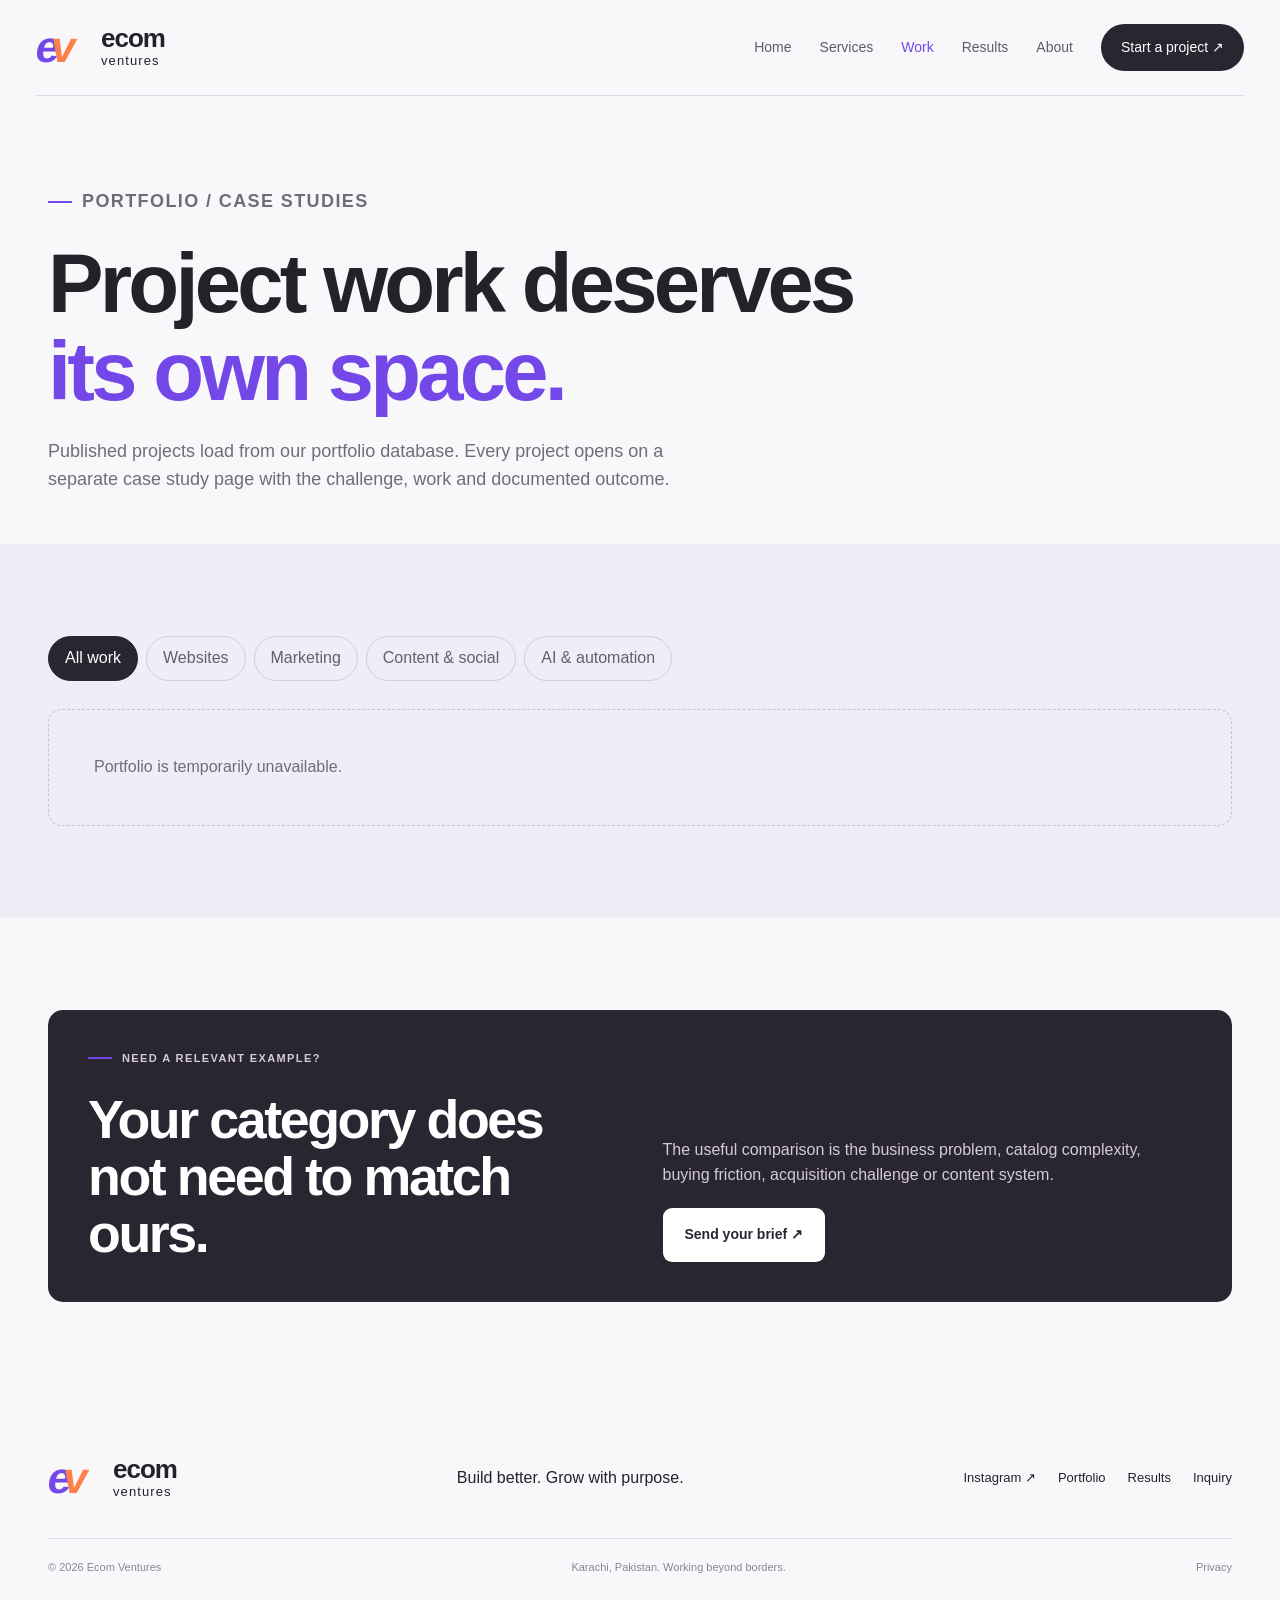
<file: work.html>
<!doctype html><html lang="en"><head><meta charset="UTF-8"><meta name="viewport" content="width=device-width,initial-scale=1"><meta name="theme-color" content="#f8f8fb"><meta name="description" content="Explore Ecom Ventures ecommerce projects and case studies across websites, marketing, content, SEO and automation."><title>Work & Case Studies | Ecom Ventures</title><link rel="canonical" href="https://ecom-ventures-studio.vercel.app/work.html"><link rel="stylesheet" href="styles.css"></head><body>
<a class="skip" href="#main">Skip to content</a>
<header class="header">
  <a class="brand" href="index.html" aria-label="Ecom Ventures home"><span class="brand-mark">e<span>v</span></span><span>ecom<span class="brand-sub">ventures</span></span></a>
  <nav id="nav" aria-label="Main navigation">
    <a data-nav="home" href="index.html">Home</a>
    <a data-nav="services" href="services.html">Services</a>
    <a data-nav="work" href="work.html">Work</a>
    <a data-nav="results" href="results.html">Results</a>
    <a data-nav="about" href="about.html">About</a>
    <a data-nav="contact" class="nav-cta" href="contact.html">Start a project ↗</a>
  </nav>
  <button class="menu" aria-label="Open menu" aria-expanded="false" aria-controls="nav">☰</button>
</header>

<main id="main">
<header class="page-hero wrap"><p class="eyebrow">PORTFOLIO / CASE STUDIES</p><h1>Project work deserves<br><span class="purple">its own space.</span></h1><p>Published projects load from our portfolio database. Every project opens on a separate case study page with the challenge, work and documented outcome.</p></header>
<section class="section section-alt"><div class="wrap"><div class="filters" id="work-filters"><button class="active" data-filter="All">All work</button><button data-filter="Websites">Websites</button><button data-filter="Marketing">Marketing</button><button data-filter="Content">Content & social</button><button data-filter="AI & Automation">AI & automation</button></div><div id="portfolio" class="portfolio-grid"><div class="empty-state">Loading published projects...</div></div></div></section>
<section class="section wrap"><div class="callout"><div><p class="eyebrow">NEED A RELEVANT EXAMPLE?</p><h2>Your category does not need to match ours.</h2></div><div><p>The useful comparison is the business problem, catalog complexity, buying friction, acquisition challenge or content system.</p><a class="button" href="contact.html">Send your brief ↗</a></div></div></section>
</main>

<footer class="footer wrap">
  <div class="footer-top">
    <a class="brand" href="index.html"><span class="brand-mark">e<span>v</span></span><span>ecom<span class="brand-sub">ventures</span></span></a>
    <p>Build better. Grow with purpose.</p>
    <div class="footer-links">
      <a href="https://www.instagram.com/ecomventures.pk/" target="_blank" rel="noopener">Instagram ↗</a>
      <a href="work.html">Portfolio</a>
      <a href="results.html">Results</a>
      <a href="contact.html">Inquiry</a>
    </div>
  </div>
  <div class="footer-bottom"><span>© <span id="year">2026</span> Ecom Ventures</span><span>Karachi, Pakistan. Working beyond borders.</span><a href="privacy.html">Privacy</a></div>
</footer>
<script type="module">
import{initShell,api,projectCard}from'./site.js';initShell('work');
const el=document.querySelector('#portfolio');let projects=[],active='All';
function render(){const list=projects.filter(p=>active==='All'||p.category===active);el.innerHTML=list.length?list.map(projectCard).join(''):'<div class="empty-state">No published projects in this category yet.</div>'}
try{projects=await api('/rest/v1/ev_projects?published=eq.true&select=*&order=sort_order.asc,created_at.desc&limit=100');render()}catch{el.innerHTML='<div class="empty-state">Portfolio is temporarily unavailable.</div>'}
document.querySelectorAll('[data-filter]').forEach(b=>b.onclick=()=>{active=b.dataset.filter;document.querySelectorAll('[data-filter]').forEach(x=>x.classList.toggle('active',x===b));render()});
</script></body></html>
</file>
<file: styles.css>
:root{--ink:#23222a;--muted:#706d79;--paper:#f8f8fb;--panel:#efedf5;--white:#fff;--purple:#7448e8;--purple2:#e8dff8;--orange:#fd804b;--orange2:#ffe2cf;--lime:#dfe9b8;--dark:#292631;--border:#dedbe6;--max:1280px}*{box-sizing:border-box}html{scroll-behavior:smooth}body{margin:0;background:var(--paper);color:var(--ink);font-family:Inter,Arial,Helvetica,sans-serif;font-size:16px;line-height:1.55;overflow-x:hidden}a{color:inherit;text-decoration:none}img,video{max-width:100%;display:block}button,input,select,textarea{font:inherit}button{cursor:pointer}h1,h2,h3,p{margin:0}h1,h2,h3{letter-spacing:-.045em;line-height:1.06}h1{font-size:clamp(52px,6.5vw,98px)}h2{font-size:clamp(36px,4.2vw,62px)}h3{font-size:26px}.wrap{width:min(var(--max),calc(100% - 96px));margin-inline:auto}.header{height:96px;width:min(1360px,calc(100% - 72px));margin:auto;display:flex;align-items:center;justify-content:space-between;border-bottom:1px solid var(--border);position:relative;z-index:20}.brand{display:flex;align-items:center;gap:10px;font-size:26px;font-weight:750;letter-spacing:-1px;line-height:.84}.brand-sub{display:block;font-size:13px;font-weight:500;letter-spacing:1.1px;margin-top:7px}.brand-mark{font-weight:850;font-size:44px;letter-spacing:-9px;width:55px;display:inline-block;color:var(--purple);transform:skew(-10deg)}.brand-mark span{color:var(--orange)}.header nav{display:flex;align-items:center;gap:28px;font-size:14px}.header nav a{color:#5f5b69}.header nav a:hover,.header nav a.active{color:var(--purple)}.nav-cta{background:var(--dark)!important;color:#fff!important;padding:13px 20px;border-radius:30px}.menu{display:none;border:1px solid var(--border);background:#fff;border-radius:8px;width:44px;height:42px;font-size:23px}.eyebrow,.micro{font-size:11px;letter-spacing:1.4px;text-transform:uppercase;font-weight:700;color:#756d80}.eyebrow{display:flex;align-items:center;gap:10px;margin-bottom:24px}.eyebrow:before{content:"";width:24px;height:2px;background:var(--purple)}.purple{color:var(--purple)}.muted{color:#8e8a95}.button{display:inline-flex;align-items:center;justify-content:space-between;gap:22px;border:0;border-radius:9px;padding:16px 22px;font-weight:650;font-size:14px}.primary{background:var(--purple);color:#fff}.dark-button{background:var(--dark);color:#fff}.outline-button{border:1px solid #bdb8c7;background:transparent}.text-link{display:inline-block;border-bottom:1px solid #b9b3c2;padding-bottom:5px;font-size:14px;font-weight:650}.hero{display:grid;grid-template-columns:1.1fr .9fr;gap:54px;align-items:center;padding-block:72px 88px}.hero-copy{min-width:0}.hero-desc{font-size:19px;color:#65616e;line-height:1.65;max-width:650px;margin-top:28px}.hero-actions{display:flex;align-items:center;gap:22px;flex-wrap:wrap;margin-top:30px}.hero-foot{font-size:12px;color:#8d8795;margin-top:24px}.hero-visual{min-width:0;position:relative}.visual-shell{position:relative;aspect-ratio:1.03;border-radius:42% 42% 34px 34px;overflow:hidden;background:linear-gradient(145deg,#e8dff8 0 42%,#f7cab7 42% 67%,#dce8b7 67%);isolation:isolate}.visual-shell:before,.visual-shell:after{content:"";position:absolute;border:32px solid rgba(255,255,255,.78);border-radius:48%;filter:drop-shadow(0 18px 30px rgba(54,42,76,.08));animation:float 8s ease-in-out infinite}.visual-shell:before{width:58%;height:32%;left:4%;top:18%;transform:rotate(24deg)}.visual-shell:after{width:54%;height:34%;right:2%;bottom:15%;transform:rotate(-25deg);animation-delay:-3s}.visual-core{position:absolute;inset:26%;border-radius:50%;background:var(--purple);box-shadow:0 0 0 24px rgba(255,255,255,.38);display:grid;place-items:center;color:#fff;font-weight:800;font-size:clamp(30px,4vw,55px);letter-spacing:-.06em;z-index:2}.floating-label{position:absolute;z-index:3;background:#fff;border:1px solid #ebe6f2;border-radius:9px;padding:11px 16px;font-size:12px;box-shadow:0 10px 30px rgba(38,28,53,.07)}.floating-label.top{right:15px;top:34px;transform:rotate(4deg)}.floating-label.bottom{left:14px;bottom:38px;transform:rotate(-4deg)}@keyframes float{0%,100%{translate:0 0}50%{translate:0 -12px}}.service-strip{background:var(--dark);color:#fff;display:flex;align-items:center;justify-content:center;gap:24px;padding:22px 30px;white-space:nowrap;overflow:hidden}.service-strip span{font-size:12px;letter-spacing:1.2px}.service-strip b{color:#c8aef8}.section{padding-block:92px}.section-alt{background:var(--panel)}.section-purple{background:var(--purple2)}.section-dark{background:var(--dark);color:#fff}.section-head{display:flex;justify-content:space-between;align-items:flex-end;gap:50px;margin-bottom:40px}.section-intro{max-width:390px;color:var(--muted);font-size:16px}.link-grid{display:grid;grid-template-columns:repeat(3,1fr);gap:18px}.service-card,.route-card{border-radius:14px;padding:28px;min-height:320px;display:flex;flex-direction:column;transition:transform .2s}.service-card:hover,.route-card:hover,.project-card:hover{transform:translateY(-5px)}.violet{background:#e7dffc}.orange{background:#ffe0cd}.lime{background:#e4ecc9}.card-top,.card-bottom{display:flex;justify-content:space-between;align-items:center}.card-top{font-size:12px;margin-bottom:32px}.service-symbol{font-size:30px}.service-card p{color:#5d5864;margin-top:18px}.card-bottom{margin-top:auto;border-top:1px solid rgba(34,31,40,.15);padding-top:18px;font-size:11px;letter-spacing:1px}.route-card{background:#fff;border:1px solid var(--border);min-height:245px}.route-card .micro{margin-bottom:26px}.route-card p{margin-top:15px;color:var(--muted)}.route-card span:last-child{font-size:25px;margin-top:auto}.portfolio-grid{display:grid;grid-template-columns:repeat(2,minmax(0,1fr));gap:26px}.project-card{display:block;transition:transform .2s;min-width:0}.project-cover,.project-placeholder{width:100%;aspect-ratio:1.45;border-radius:14px;object-fit:cover;background:#ded7ec}.project-placeholder{display:grid;place-items:center;padding:35px;font-size:38px;font-weight:750}.project-meta{display:flex;justify-content:space-between;gap:20px;padding-top:17px}.project-meta h3{font-size:24px;margin-top:5px}.project-meta>span{font-size:24px}.filters{display:flex;gap:8px;flex-wrap:wrap;margin-bottom:28px}.filters button{background:transparent;border:1px solid #d3cedc;border-radius:30px;padding:9px 16px;color:#655e6e}.filters button.active{background:var(--dark);color:#fff;border-color:var(--dark)}.proof-grid{display:grid;grid-template-columns:repeat(2,minmax(0,1fr));gap:25px}.proof-card{background:#fff;border:1px solid var(--border);border-radius:14px;overflow:hidden}.proof-media,.proof-visual{width:100%;aspect-ratio:1.7;object-fit:cover}.proof-visual{background:linear-gradient(135deg,#e7dffc,#ffe0cd);display:flex;flex-direction:column;justify-content:space-between;padding:28px}.proof-visual span{font-size:11px;letter-spacing:1.2px;text-transform:uppercase}.proof-visual b{font-size:clamp(44px,7vw,82px);line-height:.9;letter-spacing:-.08em}.proof-copy{padding:26px}.proof-metric{display:flex;align-items:flex-end;gap:12px;margin:22px 0}.proof-metric strong{font-size:44px;line-height:.85;color:var(--purple);letter-spacing:-.07em}.proof-metric span{color:var(--muted);font-size:13px}.proof-copy h3{font-size:23px}.proof-copy>p:not(.micro){color:var(--muted);margin-top:12px}.proof-copy .text-link{margin-top:20px}.empty-state{grid-column:1/-1;padding:45px;border:1px dashed #c9c2d3;border-radius:14px;color:var(--muted)}.case-hero{padding-block:65px 48px}.case-hero h1{font-size:clamp(45px,6vw,80px);max-width:1050px}.case-hero p{max-width:760px;color:var(--muted);font-size:18px;margin-top:22px}.case-cover{width:100%;aspect-ratio:2.2;object-fit:cover;border-radius:16px;margin-top:40px;background:#ddd}.case-layout{display:grid;grid-template-columns:240px minmax(0,1fr);gap:70px}.case-side{position:sticky;top:30px;align-self:start}.case-side a{display:block;margin-top:18px}.case-block{padding-bottom:55px;border-bottom:1px solid var(--border);margin-bottom:55px}.case-block h2{font-size:34px;margin-bottom:23px}.case-block p{white-space:pre-line;color:#615d68;line-height:1.75}.team-layout{display:grid;grid-template-columns:.8fr 1.2fr;gap:90px}.team-list{border-top:1px solid var(--border)}.team-row{display:flex;align-items:center;gap:18px;padding:22px 0;border-bottom:1px solid var(--border)}a.team-row:hover h3{color:var(--purple)}.team-row h3{font-size:21px}.team-row p{font-size:14px;color:var(--muted);margin-top:4px}.avatar{width:58px;height:58px;border-radius:50%;display:grid;place-items:center;flex:0 0 58px}.a1{background:#e7dffc}.a2{background:#ffe0cd}.a3{background:#e4ecc9}.a4{background:#dfe3fb}.team-action{margin-left:auto;font-size:12px;color:var(--purple)}.muted-row .team-action{color:#a49da9}.value-grid,.process-grid{display:grid;grid-template-columns:repeat(4,1fr);gap:20px}.value-card,.process-card{border-top:1px solid currentColor;padding-top:20px}.value-card h3,.process-card h3{font-size:22px;margin-top:22px}.value-card p,.process-card p{margin-top:12px;color:#77717e}.section-dark .process-card p{color:#cfc9d6}.contact-grid{display:grid;grid-template-columns:.85fr 1.15fr;gap:75px}.contact-copy h1{font-size:clamp(48px,5.6vw,78px)}.contact-copy>p{color:var(--muted);font-size:18px;margin-top:24px}.contact-card{background:#fff;border:1px solid var(--border);border-radius:14px;padding:30px}.form-row{display:grid;grid-template-columns:1fr 1fr;gap:16px}label{display:block;font-size:13px;font-weight:650;margin-bottom:17px}label small{font-weight:400;color:#817887}input,select,textarea{display:block;width:100%;background:#fbfaff;border:1px solid #d4cedd;border-radius:7px;padding:13px 14px;font-size:16px;color:var(--ink);margin-top:7px}textarea{min-height:130px;resize:vertical}.consent{display:flex;gap:10px;font-weight:400;color:#70677a;line-height:1.5}.consent input{width:17px;height:17px;margin:2px 0 0;flex:0 0 17px}.honeypot{position:absolute;left:-10000px;width:1px;height:1px;overflow:hidden}#form-status{font-size:14px;color:#5e5868;margin:12px 0}.footer{padding-top:25px}.footer-top{display:flex;align-items:center;justify-content:space-between;gap:30px;padding:40px 0}.footer-links{display:flex;gap:22px;font-size:13px}.footer-bottom{display:flex;justify-content:space-between;gap:22px;border-top:1px solid var(--border);padding:20px 0 30px;font-size:11px;color:#8d8494}.page-hero{padding-block:70px 50px}.page-hero h1{max-width:1000px}.page-hero>p{max-width:690px;font-size:18px;color:var(--muted);margin-top:22px}.page-tags{display:flex;gap:8px;flex-wrap:wrap;margin-top:28px}.page-tags span{border:1px solid #d4cedd;border-radius:30px;padding:8px 13px;font-size:12px}.callout{background:var(--dark);color:#fff;border-radius:15px;padding:40px;display:grid;grid-template-columns:1fr 1fr;gap:45px;align-items:end}.callout p{color:#d2ccd7;max-width:520px}.callout .button{margin-top:20px;background:#fff;color:var(--dark)}.legal{max-width:820px;padding-block:65px}.legal h1{font-size:55px}.legal h2{font-size:27px;margin:34px 0 12px}.legal p{color:var(--muted);margin:12px 0}.skip{position:absolute;top:-100px}.skip:focus{top:8px;left:8px;background:white;padding:10px;z-index:99}@media(max-width:1000px){.wrap{width:calc(100% - 56px)}.hero{gap:30px}.link-grid{grid-template-columns:1fr 1fr}.value-grid,.process-grid{grid-template-columns:1fr 1fr}.team-layout,.contact-grid{gap:45px}.header nav{gap:18px;font-size:13px}.case-layout{grid-template-columns:190px 1fr;gap:40px}}@media(max-width:760px){.wrap{width:calc(100% - 36px)}.header{width:calc(100% - 36px);height:78px}.brand{font-size:22px}.brand-mark{font-size:38px;width:47px}.brand-sub{font-size:11px}.menu{display:grid;place-items:center}.header nav{display:none;position:absolute;top:68px;left:0;right:0;background:#fff;border:1px solid var(--border);border-radius:12px;padding:18px;box-shadow:0 16px 40px rgba(36,28,45,.12)}.header nav.open{display:flex;flex-direction:column;align-items:stretch;gap:9px}.header nav a{padding:10px}.nav-cta{text-align:center}.hero{grid-template-columns:1fr;padding-block:38px 48px;gap:34px}h1{font-size:clamp(48px,13vw,65px);line-height:1}.hero-desc{font-size:16px;margin-top:21px}.hero-actions{align-items:stretch;flex-direction:column;gap:13px;margin-top:24px}.hero-actions .button{width:100%}.hero-actions .text-link{align-self:flex-start}.hero-foot{margin-top:19px}.hero-visual{width:100%;max-width:520px;margin:auto}.visual-shell{aspect-ratio:1.15;border-radius:28px;min-height:0}.visual-core{inset:30%;box-shadow:0 0 0 14px rgba(255,255,255,.34)}.floating-label{font-size:10px;padding:8px 10px;max-width:46%;white-space:normal;line-height:1.25}.floating-label.top{top:12px;right:12px;transform:none}.floating-label.bottom{bottom:12px;left:12px;transform:none}.service-strip{justify-content:flex-start;overflow-x:auto;padding:18px}.section{padding-block:62px}.section-head{display:block;margin-bottom:30px}.section-intro{margin-top:20px}.link-grid,.portfolio-grid,.proof-grid{grid-template-columns:1fr}.service-card{min-height:290px}.page-hero{padding-block:48px 32px}.page-hero>p{font-size:16px}.project-meta h3{font-size:21px}.proof-metric strong{font-size:38px}.team-layout,.contact-grid,.case-layout{grid-template-columns:1fr;gap:32px}.case-side{position:static}.case-cover{aspect-ratio:1.45;margin-top:28px}.case-block{padding-bottom:38px;margin-bottom:38px}.case-block h2{font-size:30px}.value-grid,.process-grid{grid-template-columns:1fr 1fr}.form-row{grid-template-columns:1fr}.callout{grid-template-columns:1fr;padding:28px}.footer-top{align-items:flex-start;flex-direction:column}.footer-bottom{flex-wrap:wrap}.footer-links{flex-wrap:wrap}.team-action{font-size:11px}.project-cover{aspect-ratio:1.3}}@media(max-width:420px){.value-grid,.process-grid{grid-template-columns:1fr}.visual-shell:before,.visual-shell:after{border-width:22px}.team-row{align-items:flex-start}.team-action{margin-left:auto;max-width:80px;text-align:right}}@media(prefers-reduced-motion:reduce){html{scroll-behavior:auto}.visual-shell:before,.visual-shell:after{animation:none!important}*{transition:none!important}}
</file>
